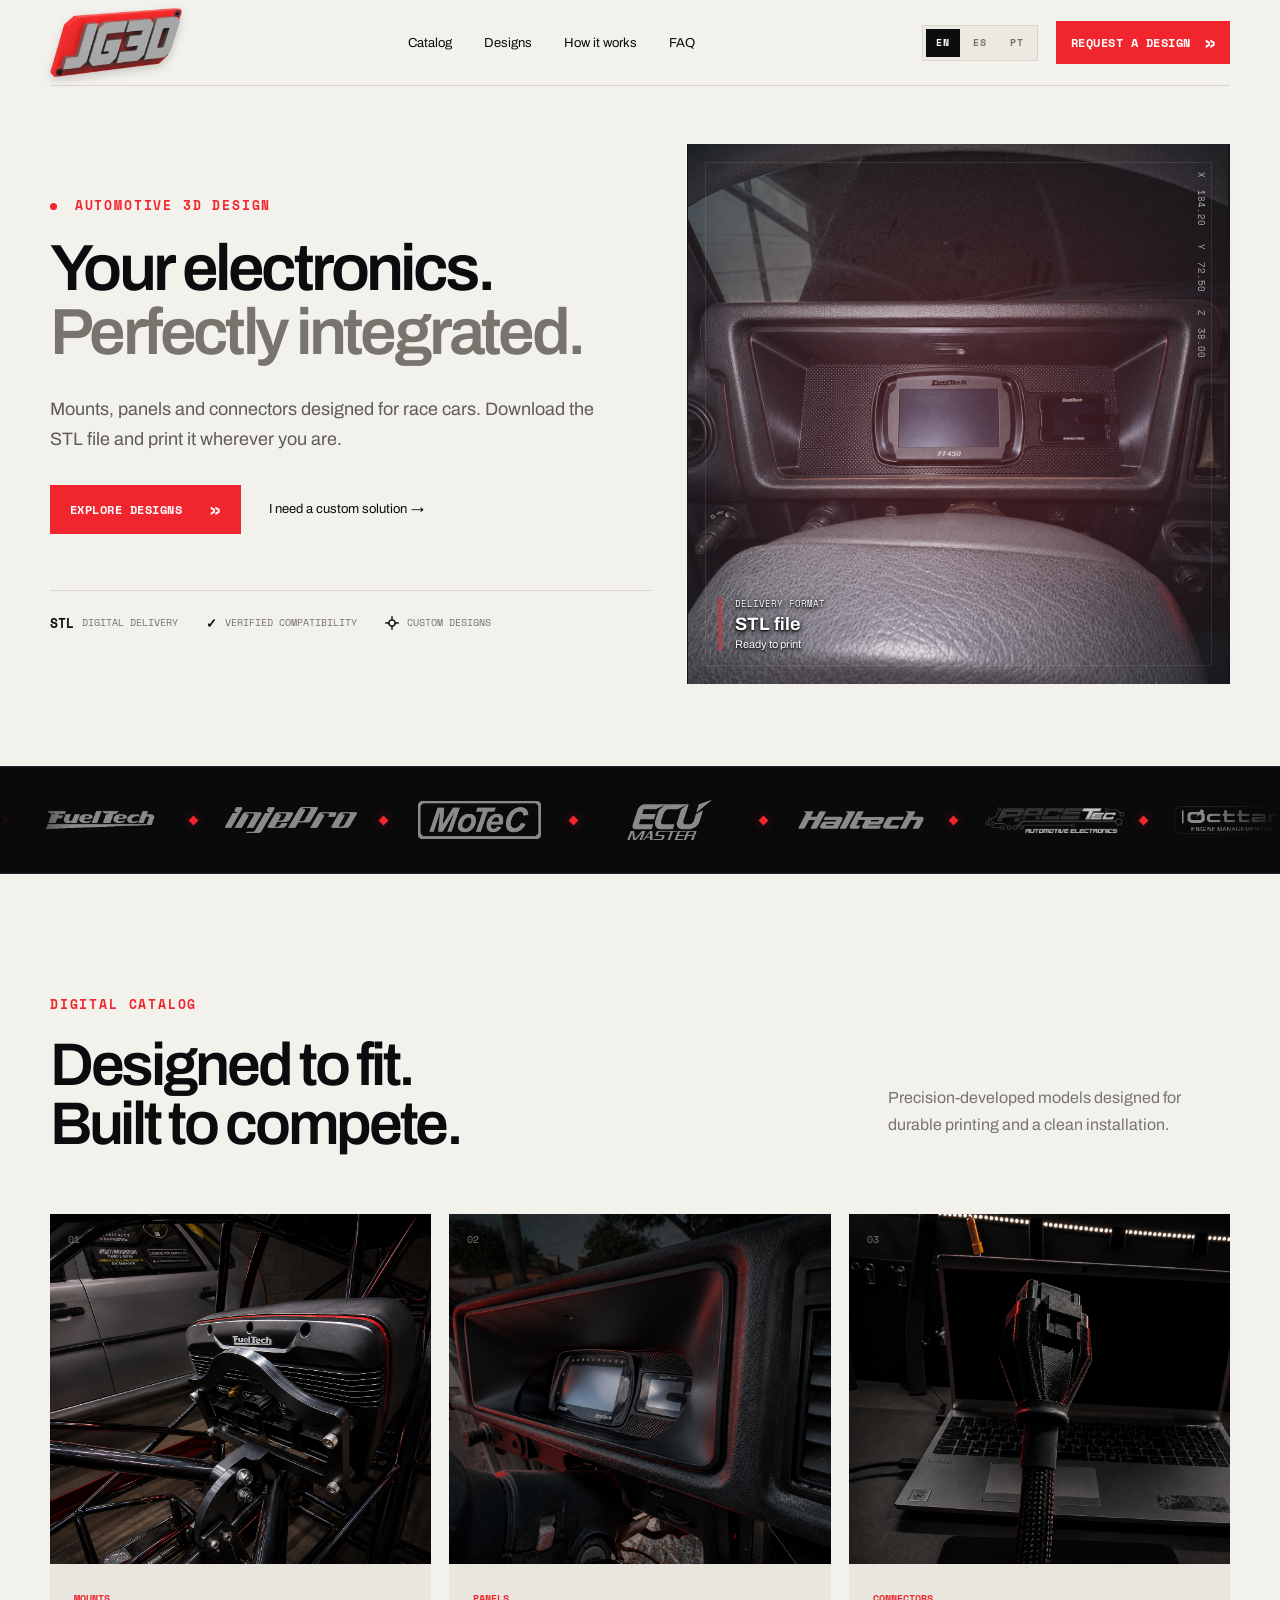
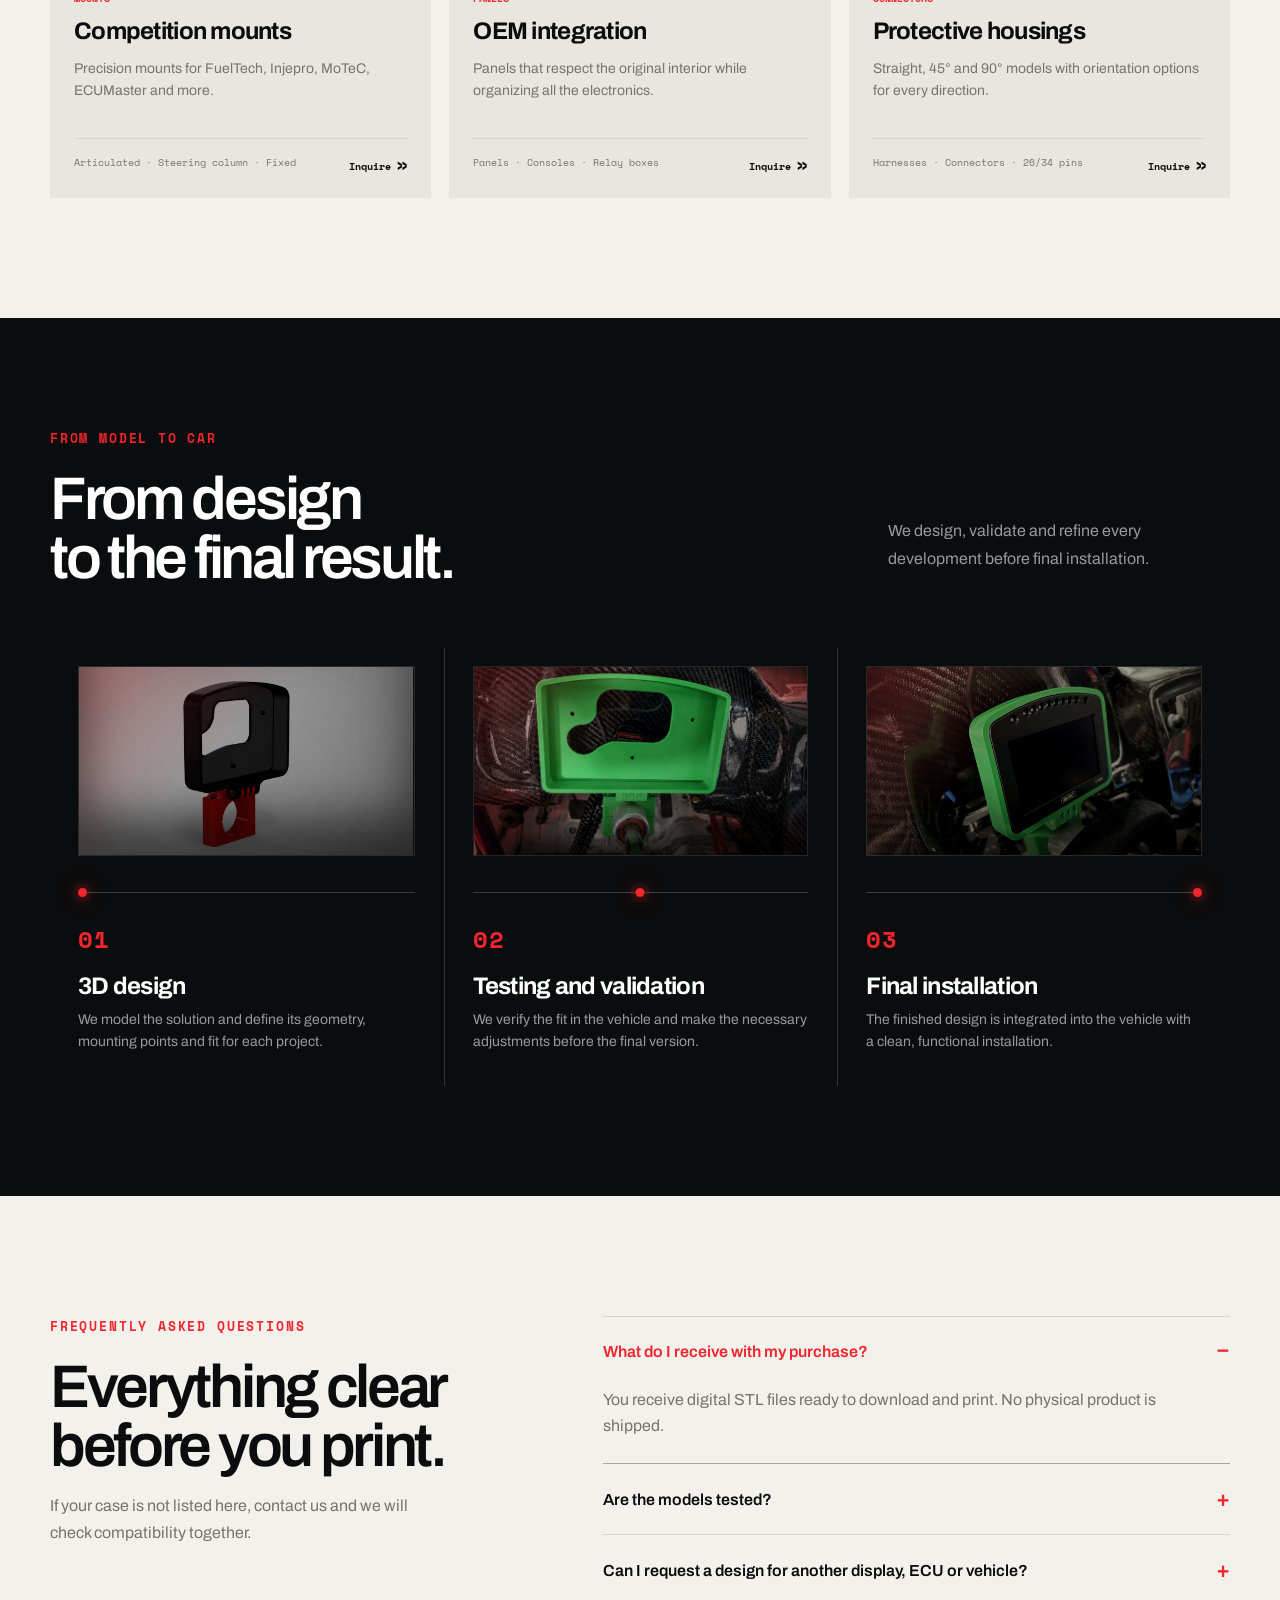
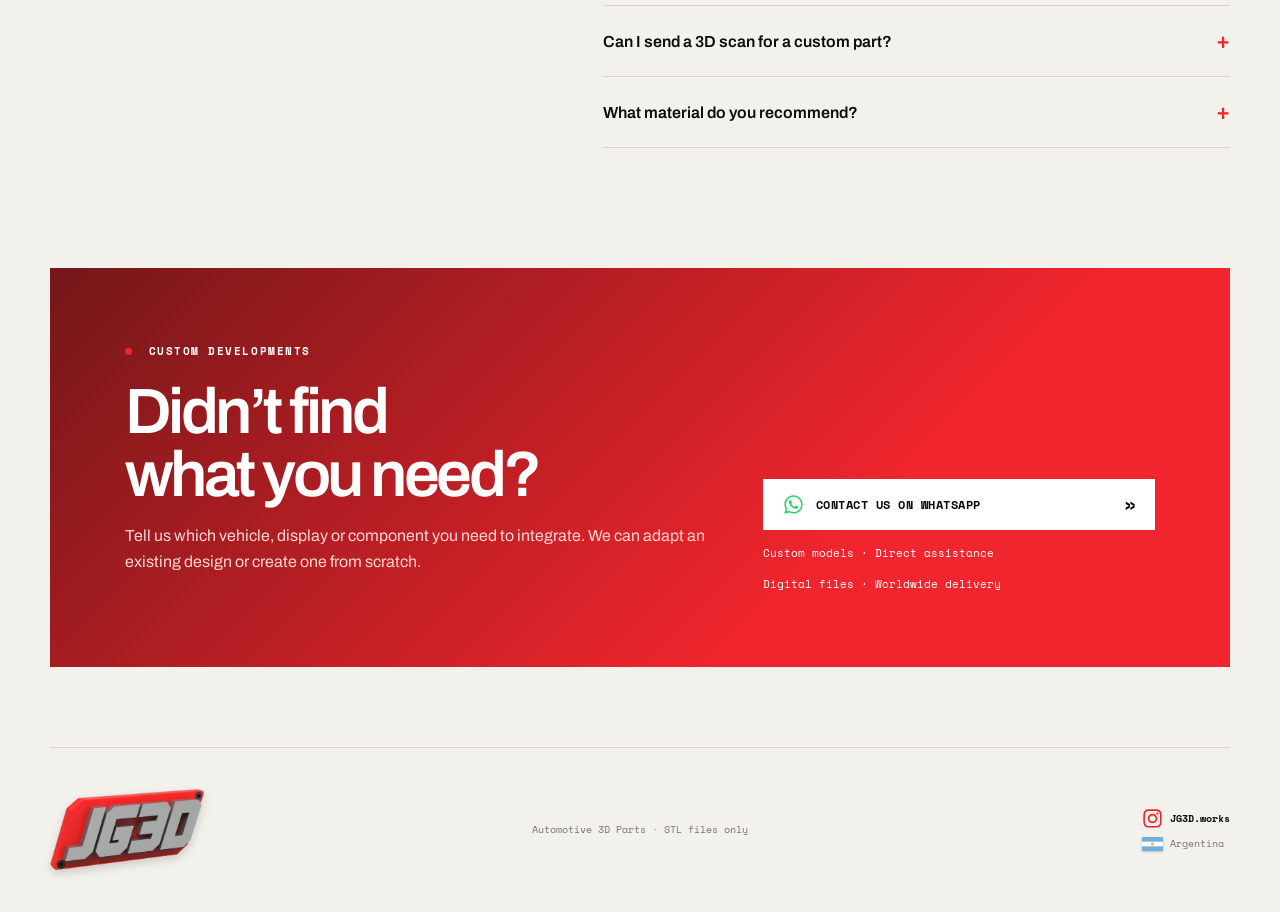
<file: index.html>
<!doctype html>
<html lang="en" data-site-language="en" data-asset-prefix=""><head>
  <meta charset="utf-8">
  <meta name="viewport" content="width=device-width, initial-scale=1">
  <meta name="robots" content="noindex, nofollow">
  <meta name="description" content="Automotive mounts, panels and connectors designed in 3D. Ready-to-print STL files and custom developments.">
  <meta name="theme-color" content="#f3f1ec"><link rel="alternate" hreflang="x-default" href="https://joacogelos3-ui.github.io/TEST-PAGINAWEB/"><link rel="alternate" hreflang="pt-BR" href="https://joacogelos3-ui.github.io/TEST-PAGINAWEB/pt/"><link rel="alternate" hreflang="es" href="https://joacogelos3-ui.github.io/TEST-PAGINAWEB/es/"><link rel="alternate" hreflang="en" href="https://joacogelos3-ui.github.io/TEST-PAGINAWEB/"><link rel="canonical" href="https://joacogelos3-ui.github.io/TEST-PAGINAWEB/">
  <title>JG3D Works | Automotive 3D Design</title>
  <link rel="icon" href="favicon.ico" sizes="any">
  <link rel="icon" type="image/png" sizes="32x32" href="favicon-32x32.png">
  <link rel="icon" type="image/png" sizes="16x16" href="favicon-16x16.png">
  <link rel="apple-touch-icon" sizes="180x180" href="apple-touch-icon.png">
  <link rel="manifest" href="site.webmanifest">
  <link rel="stylesheet" href="styles.css">
  <script type="application/ld+json">
  {
    "@context": "https://schema.org",
    "@type": "Organization",
    "name": "JG3D Works",
    "alternateName": ["JG3D", "JG3Dworks", "JG3D.works"],
    "url": "https://jg3dworks.com/",
    "logo": "https://jg3dworks.com/assets/jg3d-logo.png",
    "sameAs": [
      "https://www.instagram.com/jg3d.works/"
    ]
  }
  </script>
  <script src="i18n.js" defer=""></script>
  <script src="script.js" defer=""></script>
</head>
<body>
  <main>
    <nav class="nav shell" aria-label="Main navigation">
      <a class="brand brand-logo" href="#inicio" aria-label="JG3D inicio"><img src="assets/jg3d-logo.png" alt="JG3D"></a>
      <div class="navlinks">
        <a href="catalogo.html">Catalog</a><a href="#productos">Designs</a><a href="#proceso">How it works</a><a href="#faq">FAQ</a>
      </div>
      <div class="nav-actions">
        <div class="language-selector" role="group" aria-label="Language selector">
          <a data-language="en" href="index.html" aria-label="English" class="active" aria-current="page">EN</a>
          <a data-language="es" href="es/index.html" aria-label="Español">ES</a>
          <a data-language="pt" href="pt/index.html" aria-label="Português">PT</a>
        </div>
        <a class="button compact" href="#contacto">Request a design <span class="arrow-symbol" aria-hidden="true"><span class="arrow-desktop">»</span><span class="arrow-mobile">↗</span></span></a>
      </div>
      <button class="mobile-menu-toggle" type="button" aria-expanded="false" aria-controls="mobile-menu">
        <span class="menu-label">MENU</span><span class="menu-icon" aria-hidden="true"><i></i><i></i><i></i></span>
      </button>
      <div class="mobile-menu-panel" id="mobile-menu">
        <div class="language-selector language-selector-mobile" role="group" aria-label="Language selector">
          <a data-language="en" href="index.html" aria-label="English" class="active" aria-current="page">EN</a>
          <a data-language="es" href="es/index.html" aria-label="Español">ES</a>
          <a data-language="pt" href="pt/index.html" aria-label="Português">PT</a>
        </div>
        <a href="catalogo.html">Catalog <span class="mobile-menu-chevron" aria-hidden="true">»</span></a>
        <a href="#productos">Designs <span class="mobile-menu-chevron" aria-hidden="true">»</span></a>
        <a href="#proceso">How it works <span class="mobile-menu-chevron" aria-hidden="true">»</span></a>
        <a href="#faq">Frequently asked questions <span class="mobile-menu-chevron" aria-hidden="true">»</span></a>
        <a class="mobile-menu-whatsapp" href="https://wa.me/5493517887769?text=Hello%20JG3D%2C%20I%20would%20like%20to%20ask%20about%20a%20custom%20model" target="_blank" rel="noreferrer"><svg viewBox="0 0 448 512" aria-hidden="true"><path fill="currentColor" d="M380.9 97.1C339 55.1 283.2 32 223.9 32c-122.4 0-222 99.6-222 222 0 39.1 10.2 77.3 29.6 111L0 480l117.7-30.9c32.4 17.7 68.9 27 106 27h.1c122.3 0 224.1-99.6 224.1-222 0-59.3-25.2-115-67-157zm-157 341.6c-33.2 0-65.7-8.9-94-25.8l-6.7-4-69.8 18.3L72 359.2l-4.4-7c-18.5-29.4-28.2-63.4-28.2-98.2 0-101.7 82.8-184.5 184.6-184.5 49.3 0 95.6 19.2 130.4 54.1 34.8 34.9 56.2 81.2 56.1 130.5 0 101.8-84.9 184.6-186.6 184.6zm101.2-138.2c-5.5-2.8-32.8-16.1-37.9-18-5.1-1.9-8.8-2.8-12.5 2.8-3.7 5.6-14.3 18-17.6 21.8-3.2 3.7-6.5 4.2-12 1.4-32.6-16.3-54-29.1-75.5-66-5.7-9.8 5.7-9.1 16.3-30.3 1.8-3.7.9-6.9-.5-9.7-1.4-2.8-12.5-30.1-17.1-41.2-4.5-10.8-9.1-9.3-12.5-9.5-3.2-.2-6.9-.2-10.6-.2-3.7 0-9.7 1.4-14.8 6.9-5.1 5.6-19.4 19-19.4 46.3 0 27.3 19.9 53.7 22.6 57.4 2.8 3.7 39.1 59.7 94.8 83.8 13.2 5.7 23.5 9.1 31.5 11.7 13.3 4.2 25.4 3.6 35 2.2 10.7-1.6 32.8-13.4 37.4-26.4 4.6-13 4.6-24.1 3.2-26.4-1.3-2.5-5-3.9-10.5-6.6z"></path></svg> Contact us on WhatsApp</a>
      </div>
    </nav>

    <section class="hero shell" id="inicio">
      <div class="hero-copy">
        <div class="eyebrow"><i></i> AUTOMOTIVE 3D DESIGN</div>
        <h1>Your electronics.<br><em>Perfectly integrated.</em></h1>
        <p>Mounts, panels and connectors designed for race cars. Download the STL file and print it wherever you are.</p>
        <div class="actions">
          <a class="button" href="#productos">Explore designs <span class="arrow-symbol" aria-hidden="true"><span class="arrow-desktop">»</span><span class="arrow-mobile">↗</span></span></a>
          <a class="text-link custom-design-link" href="#contacto"><span>I need a custom solution</span><b aria-hidden="true">→</b></a>
        </div>
        <div class="trust">
          <span><b>STL</b> DIGITAL DELIVERY</span>
          <span><b>✓</b> VERIFIED COMPATIBILITY</span>
          <span><b class="precision-target" aria-hidden="true"><svg viewBox="0 0 18 18"><circle cx="9" cy="9" r="4"></circle><path d="M9 1v4M9 13v4M1 9h4M13 9h4"></path></svg></b> CUSTOM DESIGNS</span>
        </div>
      </div>
      <div class="hero-visual">
        <div class="glow"></div>
        <img src="assets/hero-ft450-full-red.png" alt="Tablero completo JG3D con FuelTech FT450 y Nano Pro instalado en Chevette">
        <div class="float-card"><small>DELIVERY FORMAT</small><strong>STL file</strong><span>Ready to print</span></div>
        <div class="axis">X&nbsp; 184.20 &nbsp; Y&nbsp; 72.50 &nbsp; Z&nbsp; 38.00</div>
      </div>
    </section>

    <div class="ticker" aria-label="Marcas compatibles">
      <div class="ticker-track">
        <div class="ticker-group">
          <span class="ticker-brand ticker-fueltech"><i aria-hidden="true"></i><span class="ticker-logo"><img src="assets/brand-fueltech.png" alt="FuelTech"></span></span>
          <span class="ticker-brand ticker-injepro"><i aria-hidden="true"></i><span class="ticker-logo"><img src="assets/brand-injepro.png" alt="Injepro"></span></span>
          <span class="ticker-brand ticker-motec"><i aria-hidden="true"></i><span class="ticker-logo"><img src="assets/brand-motec.png" alt="MoTeC"></span></span>
          <span class="ticker-brand ticker-ecumaster"><i aria-hidden="true"></i><span class="ticker-logo"><img src="assets/brand-ecumaster.svg" alt="ECUMaster"></span></span>
          <span class="ticker-brand ticker-haltech"><i aria-hidden="true"></i><span class="ticker-logo"><img src="assets/brand-haltech.svg" alt="Haltech"></span></span>
          <span class="ticker-brand ticker-racetec"><i aria-hidden="true"></i><span class="ticker-logo"><img src="assets/brand-racetec.png" alt="RaceTec"></span></span>
          <span class="ticker-brand ticker-octtane"><i aria-hidden="true"></i><span class="ticker-logo"><img src="assets/brand-octtane.png" alt="Octtane"></span></span>
          <span class="ticker-brand ticker-aem"><i aria-hidden="true"></i><span class="ticker-logo"><img src="assets/brand-aem.png" alt="AEM Electronics"></span></span>
          <span class="ticker-brand ticker-pandoo"><i aria-hidden="true"></i><span class="ticker-logo"><img src="assets/brand-pandoo.png" alt="Pandoo"></span></span>
        </div>
        <div class="ticker-group" aria-hidden="true">
          <span class="ticker-brand ticker-fueltech"><i></i><span class="ticker-logo"><img src="assets/brand-fueltech.png" alt=""></span></span>
          <span class="ticker-brand ticker-injepro"><i></i><span class="ticker-logo"><img src="assets/brand-injepro.png" alt=""></span></span>
          <span class="ticker-brand ticker-motec"><i></i><span class="ticker-logo"><img src="assets/brand-motec.png" alt=""></span></span>
          <span class="ticker-brand ticker-ecumaster"><i></i><span class="ticker-logo"><img src="assets/brand-ecumaster.svg" alt=""></span></span>
          <span class="ticker-brand ticker-haltech"><i></i><span class="ticker-logo"><img src="assets/brand-haltech.svg" alt=""></span></span>
          <span class="ticker-brand ticker-racetec"><i></i><span class="ticker-logo"><img src="assets/brand-racetec.png" alt=""></span></span>
          <span class="ticker-brand ticker-octtane"><i></i><span class="ticker-logo"><img src="assets/brand-octtane.png" alt=""></span></span>
          <span class="ticker-brand ticker-aem"><i></i><span class="ticker-logo"><img src="assets/brand-aem.png" alt=""></span></span>
          <span class="ticker-brand ticker-pandoo"><i></i><span class="ticker-logo"><img src="assets/brand-pandoo.png" alt=""></span></span>
        </div>
      </div>
    </div>

    <section class="section shell" id="productos">
      <div class="section-head"><div><div class="eyebrow">DIGITAL CATALOG</div><h2>Designed to fit.<br>Built to compete.</h2></div><p>Precision-developed models designed for durable printing and a clean installation.</p></div>
      <div class="products">
        <article class="product">
          <div class="product-image"><span>01</span><img src="assets/support-real-red.png" alt="Render: Soportes de competición" loading="lazy"></div>
          <div class="product-info"><small>MOUNTS</small><h3>Competition mounts</h3><p>Precision mounts for FuelTech, Injepro, MoTeC, ECUMaster and more.</p><div><span>Articulated · Steering column · Fixed</span><a href="#contacto">Inquire <span class="arrow-desktop" aria-hidden="true">»</span><span class="arrow-mobile" aria-hidden="true">↗</span></a></div></div>
        </article>
        <article class="product">
          <div class="product-image"><span>02</span><img src="assets/chevette-panel-red.png" alt="Render: Integración OEM" loading="lazy"></div>
          <div class="product-info"><small>PANELS</small><h3>OEM integration</h3><p>Panels that respect the original interior while organizing all the electronics.</p><div><span>Panels · Consoles · Relay boxes</span><a href="#contacto">Inquire <span class="arrow-desktop" aria-hidden="true">»</span><span class="arrow-mobile" aria-hidden="true">↗</span></a></div></div>
        </article>
        <article class="product">
          <div class="product-image"><span>03</span><img src="assets/harness-real-red.png" alt="Render: Carcasas protectoras" loading="lazy"></div>
          <div class="product-info"><small>CONNECTORS</small><h3>Protective housings</h3><p>Straight, 45° and 90° models with orientation options for every direction.</p><div><span>Harnesses · Connectors · 26/34 pins</span><a href="#contacto">Inquire <span class="arrow-desktop" aria-hidden="true">»</span><span class="arrow-mobile" aria-hidden="true">↗</span></a></div></div>
        </article>
      </div>
    </section>

    <section class="process" id="proceso"><div class="shell">
      <div class="section-head light"><div><div class="eyebrow">FROM MODEL TO CAR</div><h2>From design<br>to the final result.</h2></div><p>We design, validate and refine every development before final installation.</p></div>
      <div class="steps process-steps">
        <div class="step process-step process-step-1"><div class="step-image"><img class="step-image-main" src="assets/process-01.webp" alt="Render 3D del soporte articulado" loading="lazy"></div><i class="step-line"></i><b>01</b><h3>3D design</h3><p>We model the solution and define its geometry, mounting points and fit for each project.</p></div>
        <div class="step process-step process-step-2"><div class="step-image step-image-portrait"><img class="step-image-main" src="assets/process-02.webp" alt="Prueba del soporte en el vehículo sin la pantalla instalada" loading="lazy"></div><i class="step-line"></i><b>02</b><h3>Testing and validation</h3><p>We verify the fit in the vehicle and make the necessary adjustments before the final version.</p></div>
        <div class="step process-step process-step-3"><div class="step-image"><img class="step-image-main" src="assets/process-03.webp" alt="Soporte final instalado con pantalla MoTeC" loading="lazy"></div><i class="step-line"></i><b>03</b><h3>Final installation</h3><p>The finished design is integrated into the vehicle with a clean, functional installation.</p></div>
      </div>
    </div></section>

    <section class="section faq shell" id="faq">
      <div><div class="eyebrow">FREQUENTLY ASKED QUESTIONS</div><h2>Everything clear<br>before you print.</h2><p>If your case is not listed here, contact us and we will check compatibility together.</p></div>
      <div class="accordion">
        <div class="faq-item open"><button type="button" aria-expanded="true" aria-controls="faq-answer-0"><span>What do I receive with my purchase?</span><b aria-hidden="true">−</b></button><div class="faq-answer open" id="faq-answer-0"><div><p>You receive digital STL files ready to download and print. No physical product is shipped.</p></div></div></div>
        <div class="faq-item"><button type="button" aria-expanded="false" aria-controls="faq-answer-1"><span>Are the models tested?</span><b aria-hidden="true">+</b></button><div class="faq-answer" id="faq-answer-1"><div><p>Designs are developed using real measurements, 3D scans or verified references. Each listing specifies compatibility.</p></div></div></div>
        <div class="faq-item"><button type="button" aria-expanded="false" aria-controls="faq-answer-2"><span>Can I request a design for another display, ECU or vehicle?</span><b aria-hidden="true">+</b></button><div class="faq-answer" id="faq-answer-2"><div><p>Yes. We can develop a custom design for another display, racing ECU or vehicle model. Contact us on WhatsApp and send photos, measurements and equipment details so we can evaluate the project.</p></div></div></div>
        <div class="faq-item"><button type="button" aria-expanded="false" aria-controls="faq-answer-3"><span>Can I send a 3D scan for a custom part?</span><b aria-hidden="true">+</b></button><div class="faq-answer" id="faq-answer-3"><div><p>Yes. We work from 3D scans to adapt or develop parts with greater precision. Through reverse engineering, we use the scanned mesh as a reference to rebuild the geometry in CAD and create an editable design tailored to the project.</p></div></div></div>
        <div class="faq-item"><button type="button" aria-expanded="false" aria-controls="faq-answer-4"><span>What material do you recommend?</span><b aria-hidden="true">+</b></button><div class="faq-answer" id="faq-answer-4"><div><p>For motorsport interiors, we recommend ABS, ASA or equivalent temperature-resistant materials.</p></div></div></div>
      </div>
    </section>

    <section class="contact shell" id="contacto">
      <div class="contact-copy"><div class="eyebrow"><i></i> CUSTOM DEVELOPMENTS</div><h2>Didn’t find<br>what you need?</h2><p>Tell us which vehicle, display or component you need to integrate. We can adapt an existing design or create one from scratch.</p></div>
      <div class="contact-actions">
        <a class="button light-button whatsapp-button" href="https://wa.me/5493517887769?text=Hello%20JG3D%2C%20I%20would%20like%20to%20ask%20about%20a%20custom%20model" target="_blank" rel="noreferrer">
          <svg viewBox="0 0 448 512" aria-hidden="true"><path fill="currentColor" d="M380.9 97.1C339 55.1 283.2 32 223.9 32c-122.4 0-222 99.6-222 222 0 39.1 10.2 77.3 29.6 111L0 480l117.7-30.9c32.4 17.7 68.9 27 106 27h.1c122.3 0 224.1-99.6 224.1-222 0-59.3-25.2-115-67-157zm-157 341.6c-33.2 0-65.7-8.9-94-25.8l-6.7-4-69.8 18.3L72 359.2l-4.4-7c-18.5-29.4-28.2-63.4-28.2-98.2 0-101.7 82.8-184.5 184.6-184.5 49.3 0 95.6 19.2 130.4 54.1 34.8 34.9 56.2 81.2 56.1 130.5 0 101.8-84.9 184.6-186.6 184.6zm101.2-138.2c-5.5-2.8-32.8-16.1-37.9-18-5.1-1.9-8.8-2.8-12.5 2.8-3.7 5.6-14.3 18-17.6 21.8-3.2 3.7-6.5 4.2-12 1.4-32.6-16.3-54-29.1-75.5-66-5.7-9.8 5.7-9.1 16.3-30.3 1.8-3.7.9-6.9-.5-9.7-1.4-2.8-12.5-30.1-17.1-41.2-4.5-10.8-9.1-9.3-12.5-9.5-3.2-.2-6.9-.2-10.6-.2-3.7 0-9.7 1.4-14.8 6.9-5.1 5.6-19.4 19-19.4 46.3 0 27.3 19.9 53.7 22.6 57.4 2.8 3.7 39.1 59.7 94.8 83.8 13.2 5.7 23.5 9.1 31.5 11.7 13.3 4.2 25.4 3.6 35 2.2 10.7-1.6 32.8-13.4 37.4-26.4 4.6-13 4.6-24.1 3.2-26.4-1.3-2.5-5-3.9-10.5-6.6z"></path></svg>
          <span>Contact us on WhatsApp</span><span class="arrow-symbol" aria-hidden="true"><span class="arrow-desktop">»</span><span class="arrow-mobile">↗</span></span>
        </a>
        <span>Custom models · Direct assistance</span><span>Digital files · Worldwide delivery</span>
      </div>
    </section>

    <footer class="footer shell">
      <a class="brand brand-logo footer-logo" href="#inicio"><img src="assets/jg3d-logo.png" alt="JG3D"></a>
      <p>Automotive 3D Parts · STL files only</p>
      <div class="footer-social">
        <a class="instagram-link" href="https://instagram.com/JG3D.works" target="_blank" rel="noreferrer" aria-label="Abrir JG3D.works en Instagram"><svg class="instagram-icon" viewBox="0 0 448 512" aria-hidden="true"><path fill="currentColor" d="M224.1 141c-63.6 0-114.9 51.3-114.9 114.9s51.3 114.9 114.9 114.9S339 319.5 339 255.9 287.7 141 224.1 141zm0 189.6c-41.1 0-74.7-33.5-74.7-74.7s33.5-74.7 74.7-74.7 74.7 33.5 74.7 74.7-33.6 74.7-74.7 74.7zm146.4-194.3c0 14.9-12 26.8-26.8 26.8-14.9 0-26.8-12-26.8-26.8s12-26.8 26.8-26.8 26.8 12 26.8 26.8zm76.1 27.2c-1.7-35.9-9.9-67.7-36.2-93.9-26.2-26.2-58-34.4-93.9-36.2-37-2.1-147.9-2.1-184.9 0-35.8 1.7-67.6 9.9-93.9 36.1S3.3 127.5 1.5 163.4c-2.1 37-2.1 147.9 0 184.9 1.7 35.9 9.9 67.7 36.2 93.9s58 34.4 93.9 36.2c37 2.1 147.9 2.1 184.9 0 35.9-1.7 67.7-9.9 93.9-36.2 26.2-26.2 34.4-58 36.2-93.9 2.1-37 2.1-147.8 0-184.8zM398.8 388c-7.8 19.6-22.9 34.7-42.6 42.6-29.5 11.7-99.5 9-132.1 9s-102.7 2.6-132.1-9c-19.6-7.8-34.7-22.9-42.6-42.6-11.7-29.5-9-99.5-9-132.1s-2.6-102.7 9-132.1c7.8-19.6 22.9-34.7 42.6-42.6 29.5-11.7 99.5-9 132.1-9s102.7-2.6 132.1 9c19.6 7.8 34.7 22.9 42.6 42.6 11.7 29.5 9 99.5 9 132.1s2.7 102.7-9 132.1z"></path></svg><span>JG3D.works</span></a>
        <span class="country"><svg class="argentina-flag" viewBox="0 0 30 20" role="img" aria-label="Bandera de Argentina"><rect width="30" height="20" rx="1.5" fill="#74ACDF"></rect><rect y="6.67" width="30" height="6.66" fill="#fff"></rect><circle cx="15" cy="10" r="2.1" fill="#F6B40E"></circle></svg>Argentina</span>
      </div>
    </footer>
  </main>



</body></html>
</file>
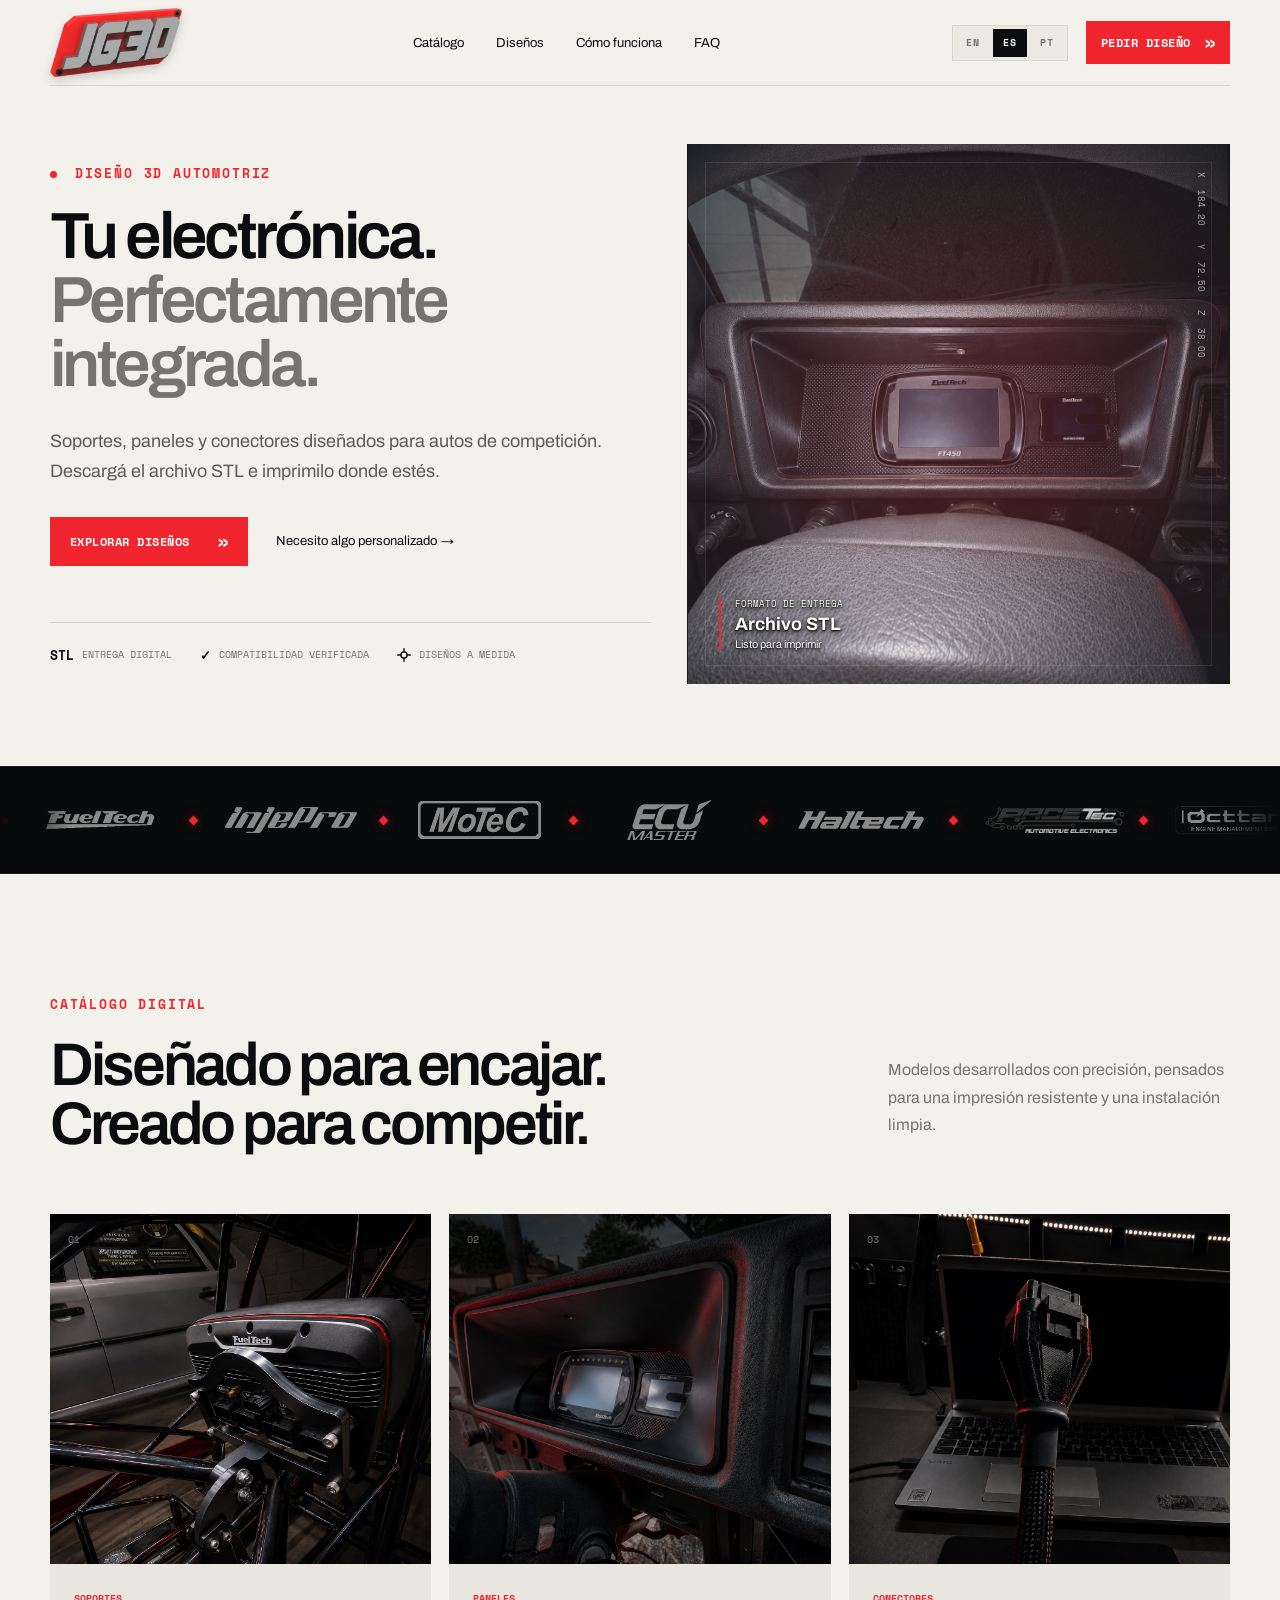
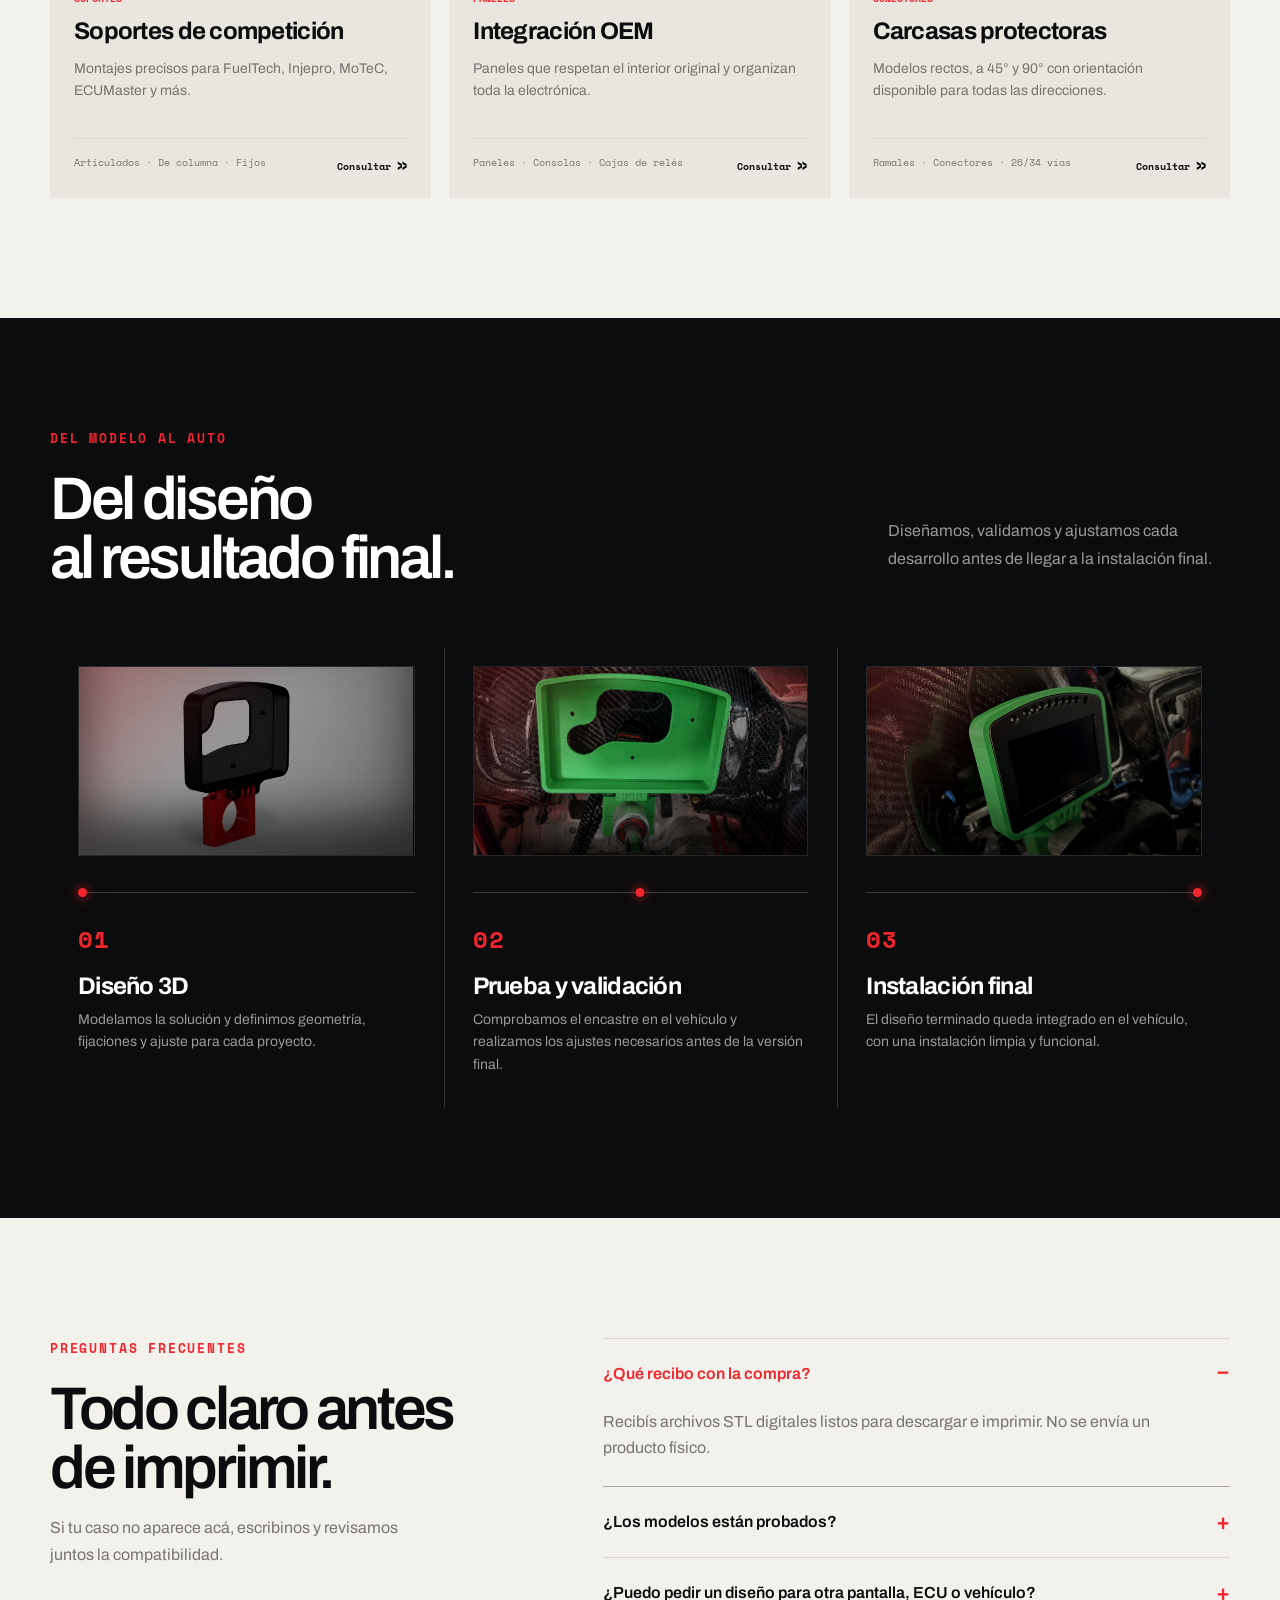
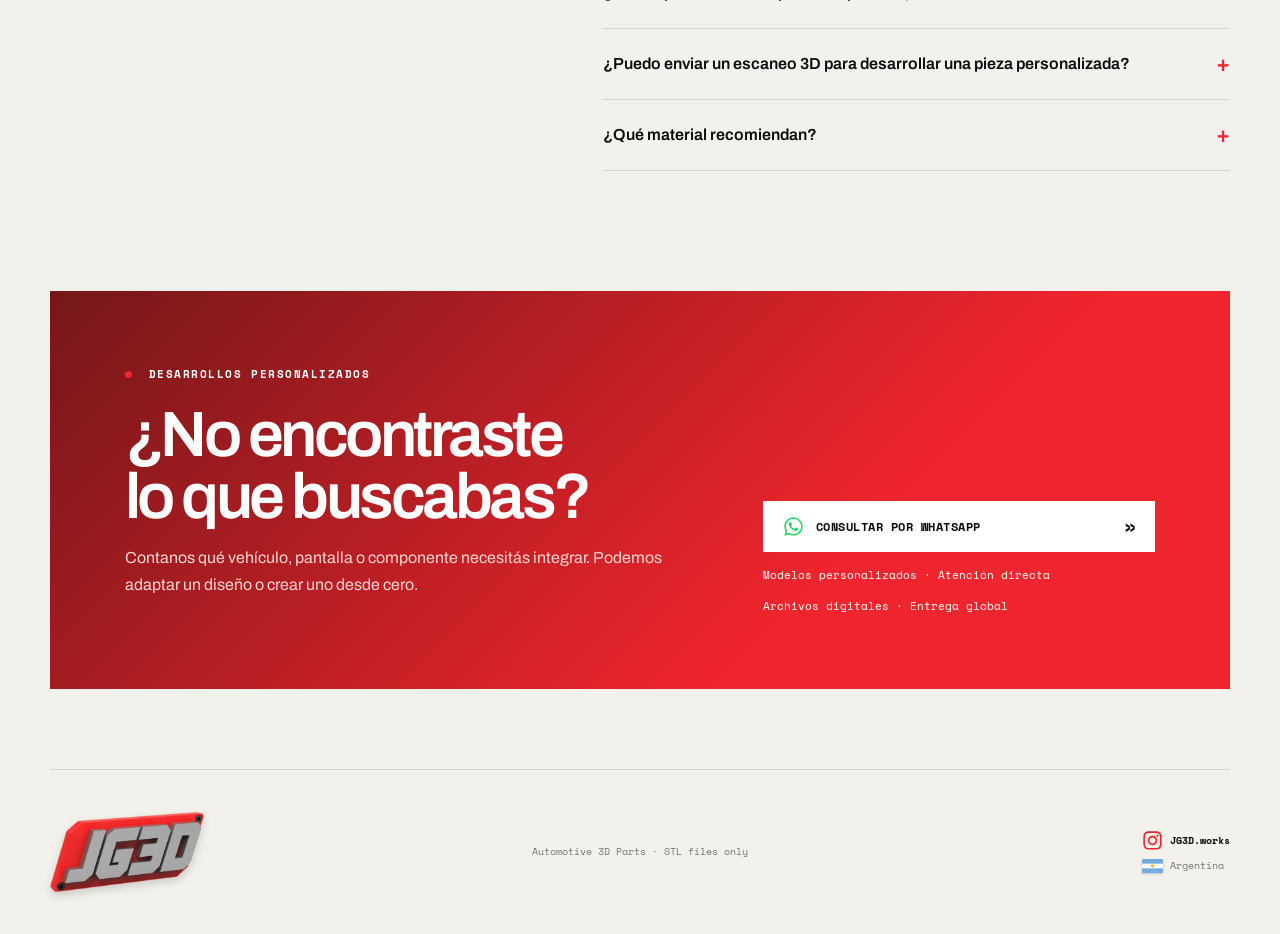
<file: es/index.html>
<!doctype html>
<html lang="es" data-site-language="es" data-asset-prefix="../"><head>
  <meta charset="utf-8">
  <meta name="viewport" content="width=device-width, initial-scale=1">
  <meta name="robots" content="noindex, nofollow">
  <meta name="description" content="Soportes, paneles y conectores automotrices diseñados en 3D. Archivos STL listos para imprimir y desarrollos personalizados.">
  <meta name="theme-color" content="#f3f1ec"><link rel="alternate" hreflang="x-default" href="https://joacogelos3-ui.github.io/TEST-PAGINAWEB/"><link rel="alternate" hreflang="pt-BR" href="https://joacogelos3-ui.github.io/TEST-PAGINAWEB/pt/"><link rel="alternate" hreflang="es" href="https://joacogelos3-ui.github.io/TEST-PAGINAWEB/es/"><link rel="alternate" hreflang="en" href="https://joacogelos3-ui.github.io/TEST-PAGINAWEB/"><link rel="canonical" href="https://joacogelos3-ui.github.io/TEST-PAGINAWEB/es/">
  <title>JG3D Works | Diseño 3D automotriz</title>
  <link rel="icon" href="../favicon.ico" sizes="any">
  <link rel="icon" type="image/png" sizes="32x32" href="../favicon-32x32.png">
  <link rel="icon" type="image/png" sizes="16x16" href="../favicon-16x16.png">
  <link rel="apple-touch-icon" sizes="180x180" href="../apple-touch-icon.png">
  <link rel="manifest" href="../site.webmanifest">
  <link rel="stylesheet" href="../styles.css">
  <script type="application/ld+json">
  {
    "@context": "https://schema.org",
    "@type": "Organization",
    "name": "JG3D Works",
    "alternateName": ["JG3D", "JG3Dworks", "JG3D.works"],
    "url": "https://jg3dworks.com/",
    "logo": "https://jg3dworks.com/assets/jg3d-logo.png",
    "sameAs": [
      "https://www.instagram.com/jg3d.works/"
    ]
  }
  </script>
  <script src="../i18n.js" defer=""></script>
  <script src="../script.js" defer=""></script>
</head>
<body>
  <main>
    <nav class="nav shell" aria-label="Navegación principal">
      <a class="brand brand-logo" href="#inicio" aria-label="JG3D inicio"><img src="../assets/jg3d-logo.png" alt="JG3D"></a>
      <div class="navlinks">
        <a href="catalogo.html">Catálogo</a><a href="#productos">Diseños</a><a href="#proceso">Cómo funciona</a><a href="#faq">FAQ</a>
      </div>
      <div class="nav-actions">
        <div class="language-selector" role="group" aria-label="Language selector">
          <a data-language="en" href="../index.html" aria-label="English">EN</a>
          <a data-language="es" href="index.html" aria-label="Español" class="active" aria-current="page">ES</a>
          <a data-language="pt" href="../pt/index.html" aria-label="Português">PT</a>
        </div>
        <a class="button compact" href="#contacto">Pedir diseño <span class="arrow-symbol" aria-hidden="true"><span class="arrow-desktop">»</span><span class="arrow-mobile">↗</span></span></a>
      </div>
      <button class="mobile-menu-toggle" type="button" aria-expanded="false" aria-controls="mobile-menu">
        <span class="menu-label">MENÚ</span><span class="menu-icon" aria-hidden="true"><i></i><i></i><i></i></span>
      </button>
      <div class="mobile-menu-panel" id="mobile-menu">
        <div class="language-selector language-selector-mobile" role="group" aria-label="Language selector">
          <a data-language="en" href="../index.html" aria-label="English">EN</a>
          <a data-language="es" href="index.html" aria-label="Español" class="active" aria-current="page">ES</a>
          <a data-language="pt" href="../pt/index.html" aria-label="Português">PT</a>
        </div>
        <a href="catalogo.html">Catálogo <span class="mobile-menu-chevron" aria-hidden="true">»</span></a>
        <a href="#productos">Diseños <span class="mobile-menu-chevron" aria-hidden="true">»</span></a>
        <a href="#proceso">Cómo funciona <span class="mobile-menu-chevron" aria-hidden="true">»</span></a>
        <a href="#faq">Preguntas frecuentes <span class="mobile-menu-chevron" aria-hidden="true">»</span></a>
        <a class="mobile-menu-whatsapp" href="https://wa.me/5493517887769?text=Hola%20JG3D%2C%20quiero%20consultar%20por%20un%20modelo%20personalizado" target="_blank" rel="noreferrer"><svg viewBox="0 0 448 512" aria-hidden="true"><path fill="currentColor" d="M380.9 97.1C339 55.1 283.2 32 223.9 32c-122.4 0-222 99.6-222 222 0 39.1 10.2 77.3 29.6 111L0 480l117.7-30.9c32.4 17.7 68.9 27 106 27h.1c122.3 0 224.1-99.6 224.1-222 0-59.3-25.2-115-67-157zm-157 341.6c-33.2 0-65.7-8.9-94-25.8l-6.7-4-69.8 18.3L72 359.2l-4.4-7c-18.5-29.4-28.2-63.4-28.2-98.2 0-101.7 82.8-184.5 184.6-184.5 49.3 0 95.6 19.2 130.4 54.1 34.8 34.9 56.2 81.2 56.1 130.5 0 101.8-84.9 184.6-186.6 184.6zm101.2-138.2c-5.5-2.8-32.8-16.1-37.9-18-5.1-1.9-8.8-2.8-12.5 2.8-3.7 5.6-14.3 18-17.6 21.8-3.2 3.7-6.5 4.2-12 1.4-32.6-16.3-54-29.1-75.5-66-5.7-9.8 5.7-9.1 16.3-30.3 1.8-3.7.9-6.9-.5-9.7-1.4-2.8-12.5-30.1-17.1-41.2-4.5-10.8-9.1-9.3-12.5-9.5-3.2-.2-6.9-.2-10.6-.2-3.7 0-9.7 1.4-14.8 6.9-5.1 5.6-19.4 19-19.4 46.3 0 27.3 19.9 53.7 22.6 57.4 2.8 3.7 39.1 59.7 94.8 83.8 13.2 5.7 23.5 9.1 31.5 11.7 13.3 4.2 25.4 3.6 35 2.2 10.7-1.6 32.8-13.4 37.4-26.4 4.6-13 4.6-24.1 3.2-26.4-1.3-2.5-5-3.9-10.5-6.6z"></path></svg> Consultar por WhatsApp</a>
      </div>
    </nav>

    <section class="hero shell" id="inicio">
      <div class="hero-copy">
        <div class="eyebrow"><i></i> DISEÑO 3D AUTOMOTRIZ</div>
        <h1>Tu electrónica.<br><em>Perfectamente integrada.</em></h1>
        <p>Soportes, paneles y conectores diseñados para autos de competición. Descargá el archivo STL e imprimilo donde estés.</p>
        <div class="actions">
          <a class="button" href="#productos">Explorar diseños <span class="arrow-symbol" aria-hidden="true"><span class="arrow-desktop">»</span><span class="arrow-mobile">↗</span></span></a>
          <a class="text-link custom-design-link" href="#contacto"><span>Necesito algo personalizado</span><b aria-hidden="true">→</b></a>
        </div>
        <div class="trust">
          <span><b>STL</b> ENTREGA DIGITAL</span>
          <span><b>✓</b> COMPATIBILIDAD VERIFICADA</span>
          <span><b class="precision-target" aria-hidden="true"><svg viewBox="0 0 18 18"><circle cx="9" cy="9" r="4"></circle><path d="M9 1v4M9 13v4M1 9h4M13 9h4"></path></svg></b> DISEÑOS A MEDIDA</span>
        </div>
      </div>
      <div class="hero-visual">
        <div class="glow"></div>
        <img src="../assets/hero-ft450-full-red.png" alt="Tablero completo JG3D con FuelTech FT450 y Nano Pro instalado en Chevette">
        <div class="float-card"><small>FORMATO DE ENTREGA</small><strong>Archivo STL</strong><span>Listo para imprimir</span></div>
        <div class="axis">X&nbsp; 184.20 &nbsp; Y&nbsp; 72.50 &nbsp; Z&nbsp; 38.00</div>
      </div>
    </section>

    <div class="ticker" aria-label="Marcas compatibles">
      <div class="ticker-track">
        <div class="ticker-group">
          <span class="ticker-brand ticker-fueltech"><i aria-hidden="true"></i><span class="ticker-logo"><img src="../assets/brand-fueltech.png" alt="FuelTech"></span></span>
          <span class="ticker-brand ticker-injepro"><i aria-hidden="true"></i><span class="ticker-logo"><img src="../assets/brand-injepro.png" alt="Injepro"></span></span>
          <span class="ticker-brand ticker-motec"><i aria-hidden="true"></i><span class="ticker-logo"><img src="../assets/brand-motec.png" alt="MoTeC"></span></span>
          <span class="ticker-brand ticker-ecumaster"><i aria-hidden="true"></i><span class="ticker-logo"><img src="../assets/brand-ecumaster.svg" alt="ECUMaster"></span></span>
          <span class="ticker-brand ticker-haltech"><i aria-hidden="true"></i><span class="ticker-logo"><img src="../assets/brand-haltech.svg" alt="Haltech"></span></span>
          <span class="ticker-brand ticker-racetec"><i aria-hidden="true"></i><span class="ticker-logo"><img src="../assets/brand-racetec.png" alt="RaceTec"></span></span>
          <span class="ticker-brand ticker-octtane"><i aria-hidden="true"></i><span class="ticker-logo"><img src="../assets/brand-octtane.png" alt="Octtane"></span></span>
          <span class="ticker-brand ticker-aem"><i aria-hidden="true"></i><span class="ticker-logo"><img src="../assets/brand-aem.png" alt="AEM Electronics"></span></span>
          <span class="ticker-brand ticker-pandoo"><i aria-hidden="true"></i><span class="ticker-logo"><img src="../assets/brand-pandoo.png" alt="Pandoo"></span></span>
        </div>
        <div class="ticker-group" aria-hidden="true">
          <span class="ticker-brand ticker-fueltech"><i></i><span class="ticker-logo"><img src="../assets/brand-fueltech.png" alt=""></span></span>
          <span class="ticker-brand ticker-injepro"><i></i><span class="ticker-logo"><img src="../assets/brand-injepro.png" alt=""></span></span>
          <span class="ticker-brand ticker-motec"><i></i><span class="ticker-logo"><img src="../assets/brand-motec.png" alt=""></span></span>
          <span class="ticker-brand ticker-ecumaster"><i></i><span class="ticker-logo"><img src="../assets/brand-ecumaster.svg" alt=""></span></span>
          <span class="ticker-brand ticker-haltech"><i></i><span class="ticker-logo"><img src="../assets/brand-haltech.svg" alt=""></span></span>
          <span class="ticker-brand ticker-racetec"><i></i><span class="ticker-logo"><img src="../assets/brand-racetec.png" alt=""></span></span>
          <span class="ticker-brand ticker-octtane"><i></i><span class="ticker-logo"><img src="../assets/brand-octtane.png" alt=""></span></span>
          <span class="ticker-brand ticker-aem"><i></i><span class="ticker-logo"><img src="../assets/brand-aem.png" alt=""></span></span>
          <span class="ticker-brand ticker-pandoo"><i></i><span class="ticker-logo"><img src="../assets/brand-pandoo.png" alt=""></span></span>
        </div>
      </div>
    </div>

    <section class="section shell" id="productos">
      <div class="section-head"><div><div class="eyebrow">CATÁLOGO DIGITAL</div><h2>Diseñado para encajar.<br>Creado para competir.</h2></div><p>Modelos desarrollados con precisión, pensados para una impresión resistente y una instalación limpia.</p></div>
      <div class="products">
        <article class="product">
          <div class="product-image"><span>01</span><img src="../assets/support-real-red.png" alt="Render: Soportes de competición" loading="lazy"></div>
          <div class="product-info"><small>SOPORTES</small><h3>Soportes de competición</h3><p>Montajes precisos para FuelTech, Injepro, MoTeC, ECUMaster y más.</p><div><span>Articulados · De columna · Fijos</span><a href="#contacto">Consultar <span class="arrow-desktop" aria-hidden="true">»</span><span class="arrow-mobile" aria-hidden="true">↗</span></a></div></div>
        </article>
        <article class="product">
          <div class="product-image"><span>02</span><img src="../assets/chevette-panel-red.png" alt="Render: Integración OEM" loading="lazy"></div>
          <div class="product-info"><small>PANELES</small><h3>Integración OEM</h3><p>Paneles que respetan el interior original y organizan toda la electrónica.</p><div><span>Paneles · Consolas · Cajas de relés</span><a href="#contacto">Consultar <span class="arrow-desktop" aria-hidden="true">»</span><span class="arrow-mobile" aria-hidden="true">↗</span></a></div></div>
        </article>
        <article class="product">
          <div class="product-image"><span>03</span><img src="../assets/harness-real-red.png" alt="Render: Carcasas protectoras" loading="lazy"></div>
          <div class="product-info"><small>CONECTORES</small><h3>Carcasas protectoras</h3><p>Modelos rectos, a 45° y 90° con orientación disponible para todas las direcciones.</p><div><span>Ramales · Conectores · 26/34 vías</span><a href="#contacto">Consultar <span class="arrow-desktop" aria-hidden="true">»</span><span class="arrow-mobile" aria-hidden="true">↗</span></a></div></div>
        </article>
      </div>
    </section>

    <section class="process" id="proceso"><div class="shell">
      <div class="section-head light"><div><div class="eyebrow">DEL MODELO AL AUTO</div><h2>Del diseño<br>al resultado final.</h2></div><p>Diseñamos, validamos y ajustamos cada desarrollo antes de llegar a la instalación final.</p></div>
      <div class="steps process-steps">
        <div class="step process-step process-step-1"><div class="step-image"><img class="step-image-main" src="../assets/process-01.webp" alt="Render 3D del soporte articulado" loading="lazy"></div><i class="step-line"></i><b>01</b><h3>Diseño 3D</h3><p>Modelamos la solución y definimos geometría, fijaciones y ajuste para cada proyecto.</p></div>
        <div class="step process-step process-step-2"><div class="step-image step-image-portrait"><img class="step-image-main" src="../assets/process-02.webp" alt="Prueba del soporte en el vehículo sin la pantalla instalada" loading="lazy"></div><i class="step-line"></i><b>02</b><h3>Prueba y validación</h3><p>Comprobamos el encastre en el vehículo y realizamos los ajustes necesarios antes de la versión final.</p></div>
        <div class="step process-step process-step-3"><div class="step-image"><img class="step-image-main" src="../assets/process-03.webp" alt="Soporte final instalado con pantalla MoTeC" loading="lazy"></div><i class="step-line"></i><b>03</b><h3>Instalación final</h3><p>El diseño terminado queda integrado en el vehículo, con una instalación limpia y funcional.</p></div>
      </div>
    </div></section>

    <section class="section faq shell" id="faq">
      <div><div class="eyebrow">PREGUNTAS FRECUENTES</div><h2>Todo claro antes<br>de imprimir.</h2><p>Si tu caso no aparece acá, escribinos y revisamos juntos la compatibilidad.</p></div>
      <div class="accordion">
        <div class="faq-item open"><button type="button" aria-expanded="true" aria-controls="faq-answer-0"><span>¿Qué recibo con la compra?</span><b aria-hidden="true">−</b></button><div class="faq-answer open" id="faq-answer-0"><div><p>Recibís archivos STL digitales listos para descargar e imprimir. No se envía un producto físico.</p></div></div></div>
        <div class="faq-item"><button type="button" aria-expanded="false" aria-controls="faq-answer-1"><span>¿Los modelos están probados?</span><b aria-hidden="true">+</b></button><div class="faq-answer" id="faq-answer-1"><div><p>Los diseños se desarrollan con medidas reales, escaneos 3D o referencias verificadas. Cada publicación indica su compatibilidad.</p></div></div></div>
        <div class="faq-item"><button type="button" aria-expanded="false" aria-controls="faq-answer-2"><span>¿Puedo pedir un diseño para otra pantalla, ECU o vehículo?</span><b aria-hidden="true">+</b></button><div class="faq-answer" id="faq-answer-2"><div><p>Sí. Podemos desarrollar un diseño personalizado para otra pantalla, computadora de competición o modelo de vehículo. Contactanos por WhatsApp y envianos fotos, medidas y los detalles del equipo para evaluar el proyecto.</p></div></div></div>
        <div class="faq-item"><button type="button" aria-expanded="false" aria-controls="faq-answer-3"><span>¿Puedo enviar un escaneo 3D para desarrollar una pieza personalizada?</span><b aria-hidden="true">+</b></button><div class="faq-answer" id="faq-answer-3"><div><p>Sí. Trabajamos a partir de escaneos 3D para adaptar o desarrollar piezas con mayor precisión. Mediante ingeniería inversa, utilizamos la malla escaneada como referencia para reconstruir la geometría en CAD y crear un diseño editable, ajustado a las necesidades del proyecto.</p></div></div></div>
        <div class="faq-item"><button type="button" aria-expanded="false" aria-controls="faq-answer-4"><span>¿Qué material recomiendan?</span><b aria-hidden="true">+</b></button><div class="faq-answer" id="faq-answer-4"><div><p>Para interiores de competición recomendamos ABS, ASA o materiales equivalentes resistentes a temperatura.</p></div></div></div>
      </div>
    </section>

    <section class="contact shell" id="contacto">
      <div class="contact-copy"><div class="eyebrow"><i></i> DESARROLLOS PERSONALIZADOS</div><h2>¿No encontraste<br>lo que buscabas?</h2><p>Contanos qué vehículo, pantalla o componente necesitás integrar. Podemos adaptar un diseño o crear uno desde cero.</p></div>
      <div class="contact-actions">
        <a class="button light-button whatsapp-button" href="https://wa.me/5493517887769?text=Hola%20JG3D%2C%20quiero%20consultar%20por%20un%20modelo%20personalizado" target="_blank" rel="noreferrer">
          <svg viewBox="0 0 448 512" aria-hidden="true"><path fill="currentColor" d="M380.9 97.1C339 55.1 283.2 32 223.9 32c-122.4 0-222 99.6-222 222 0 39.1 10.2 77.3 29.6 111L0 480l117.7-30.9c32.4 17.7 68.9 27 106 27h.1c122.3 0 224.1-99.6 224.1-222 0-59.3-25.2-115-67-157zm-157 341.6c-33.2 0-65.7-8.9-94-25.8l-6.7-4-69.8 18.3L72 359.2l-4.4-7c-18.5-29.4-28.2-63.4-28.2-98.2 0-101.7 82.8-184.5 184.6-184.5 49.3 0 95.6 19.2 130.4 54.1 34.8 34.9 56.2 81.2 56.1 130.5 0 101.8-84.9 184.6-186.6 184.6zm101.2-138.2c-5.5-2.8-32.8-16.1-37.9-18-5.1-1.9-8.8-2.8-12.5 2.8-3.7 5.6-14.3 18-17.6 21.8-3.2 3.7-6.5 4.2-12 1.4-32.6-16.3-54-29.1-75.5-66-5.7-9.8 5.7-9.1 16.3-30.3 1.8-3.7.9-6.9-.5-9.7-1.4-2.8-12.5-30.1-17.1-41.2-4.5-10.8-9.1-9.3-12.5-9.5-3.2-.2-6.9-.2-10.6-.2-3.7 0-9.7 1.4-14.8 6.9-5.1 5.6-19.4 19-19.4 46.3 0 27.3 19.9 53.7 22.6 57.4 2.8 3.7 39.1 59.7 94.8 83.8 13.2 5.7 23.5 9.1 31.5 11.7 13.3 4.2 25.4 3.6 35 2.2 10.7-1.6 32.8-13.4 37.4-26.4 4.6-13 4.6-24.1 3.2-26.4-1.3-2.5-5-3.9-10.5-6.6z"></path></svg>
          <span>Consultar por WhatsApp</span><span class="arrow-symbol" aria-hidden="true"><span class="arrow-desktop">»</span><span class="arrow-mobile">↗</span></span>
        </a>
        <span>Modelos personalizados · Atención directa</span><span>Archivos digitales · Entrega global</span>
      </div>
    </section>

    <footer class="footer shell">
      <a class="brand brand-logo footer-logo" href="#inicio"><img src="../assets/jg3d-logo.png" alt="JG3D"></a>
      <p>Automotive 3D Parts · STL files only</p>
      <div class="footer-social">
        <a class="instagram-link" href="https://instagram.com/JG3D.works" target="_blank" rel="noreferrer" aria-label="Abrir JG3D.works en Instagram"><svg class="instagram-icon" viewBox="0 0 448 512" aria-hidden="true"><path fill="currentColor" d="M224.1 141c-63.6 0-114.9 51.3-114.9 114.9s51.3 114.9 114.9 114.9S339 319.5 339 255.9 287.7 141 224.1 141zm0 189.6c-41.1 0-74.7-33.5-74.7-74.7s33.5-74.7 74.7-74.7 74.7 33.5 74.7 74.7-33.6 74.7-74.7 74.7zm146.4-194.3c0 14.9-12 26.8-26.8 26.8-14.9 0-26.8-12-26.8-26.8s12-26.8 26.8-26.8 26.8 12 26.8 26.8zm76.1 27.2c-1.7-35.9-9.9-67.7-36.2-93.9-26.2-26.2-58-34.4-93.9-36.2-37-2.1-147.9-2.1-184.9 0-35.8 1.7-67.6 9.9-93.9 36.1S3.3 127.5 1.5 163.4c-2.1 37-2.1 147.9 0 184.9 1.7 35.9 9.9 67.7 36.2 93.9s58 34.4 93.9 36.2c37 2.1 147.9 2.1 184.9 0 35.9-1.7 67.7-9.9 93.9-36.2 26.2-26.2 34.4-58 36.2-93.9 2.1-37 2.1-147.8 0-184.8zM398.8 388c-7.8 19.6-22.9 34.7-42.6 42.6-29.5 11.7-99.5 9-132.1 9s-102.7 2.6-132.1-9c-19.6-7.8-34.7-22.9-42.6-42.6-11.7-29.5-9-99.5-9-132.1s-2.6-102.7 9-132.1c7.8-19.6 22.9-34.7 42.6-42.6 29.5-11.7 99.5-9 132.1-9s102.7-2.6 132.1 9c19.6 7.8 34.7 22.9 42.6 42.6 11.7 29.5 9 99.5 9 132.1s2.7 102.7-9 132.1z"></path></svg><span>JG3D.works</span></a>
        <span class="country"><svg class="argentina-flag" viewBox="0 0 30 20" role="img" aria-label="Bandera de Argentina"><rect width="30" height="20" rx="1.5" fill="#74ACDF"></rect><rect y="6.67" width="30" height="6.66" fill="#fff"></rect><circle cx="15" cy="10" r="2.1" fill="#F6B40E"></circle></svg>Argentina</span>
      </div>
    </footer>
  </main>




</body></html>
</file>
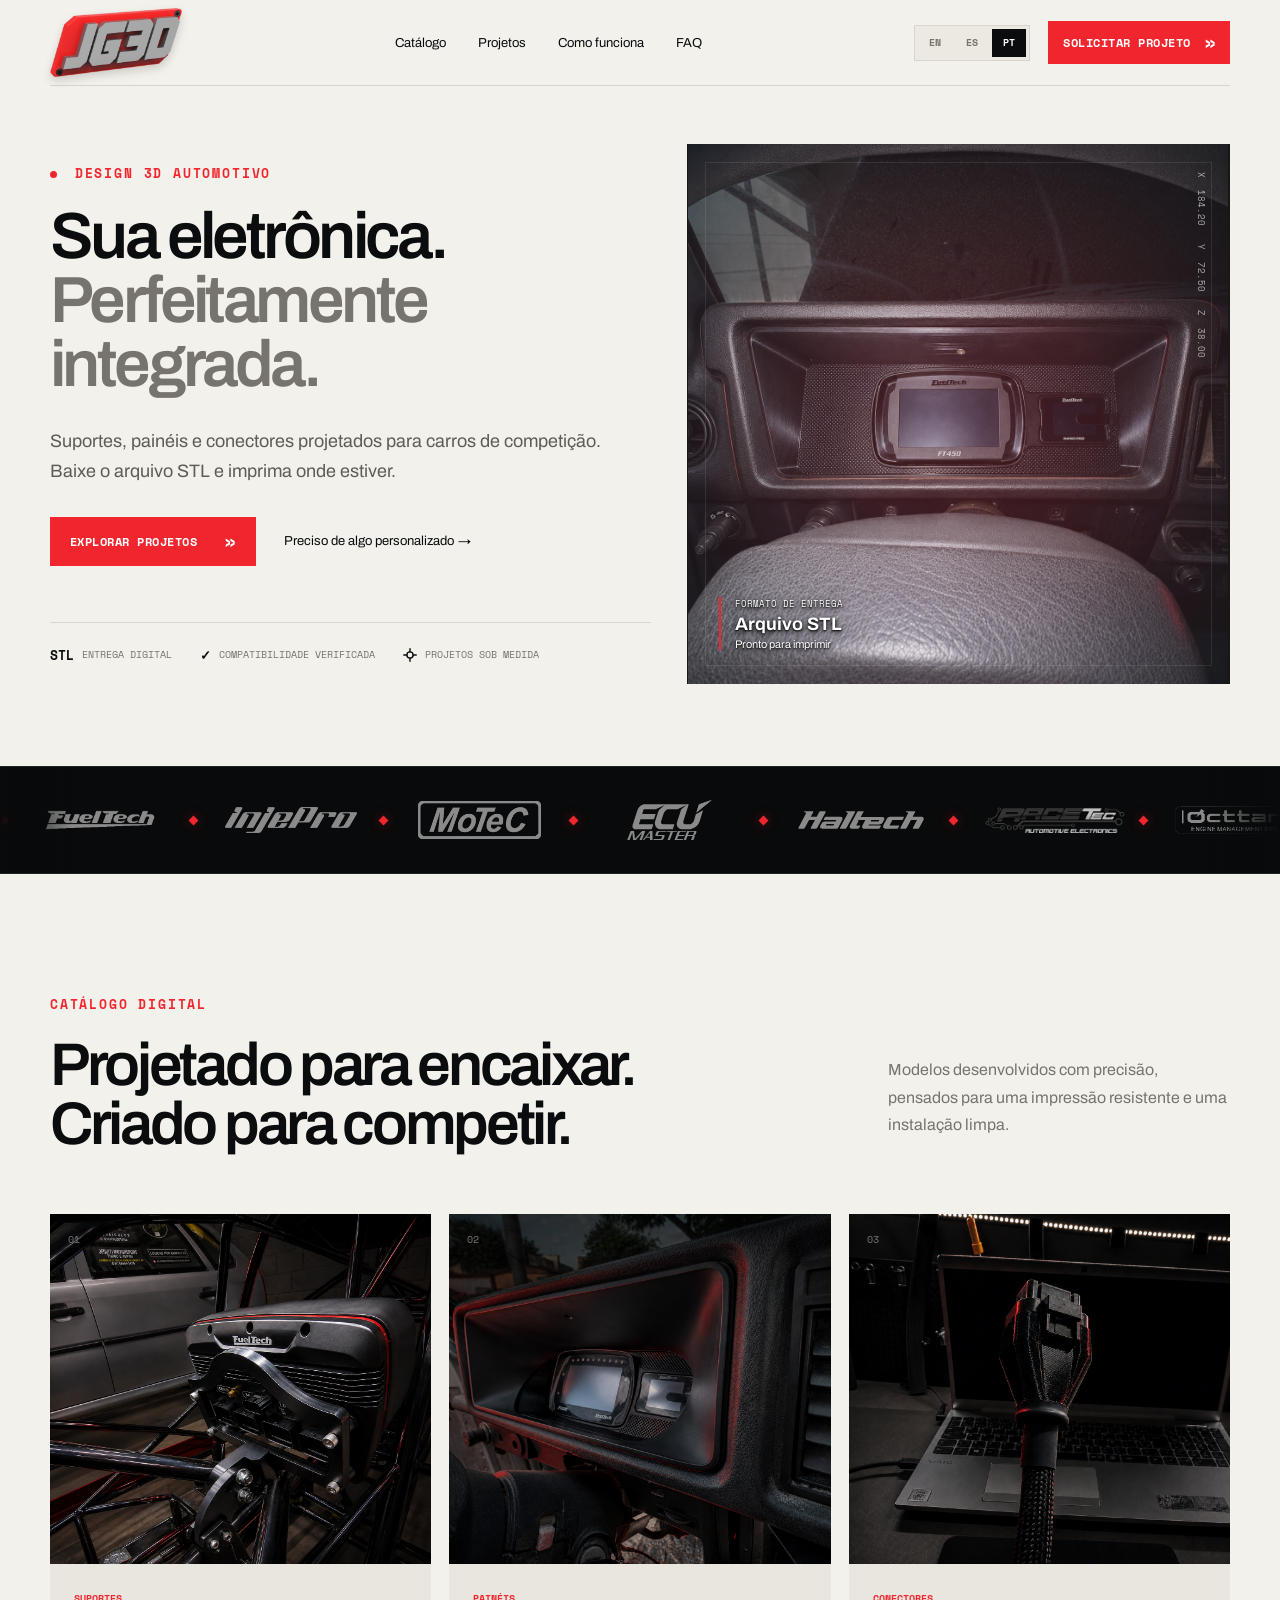
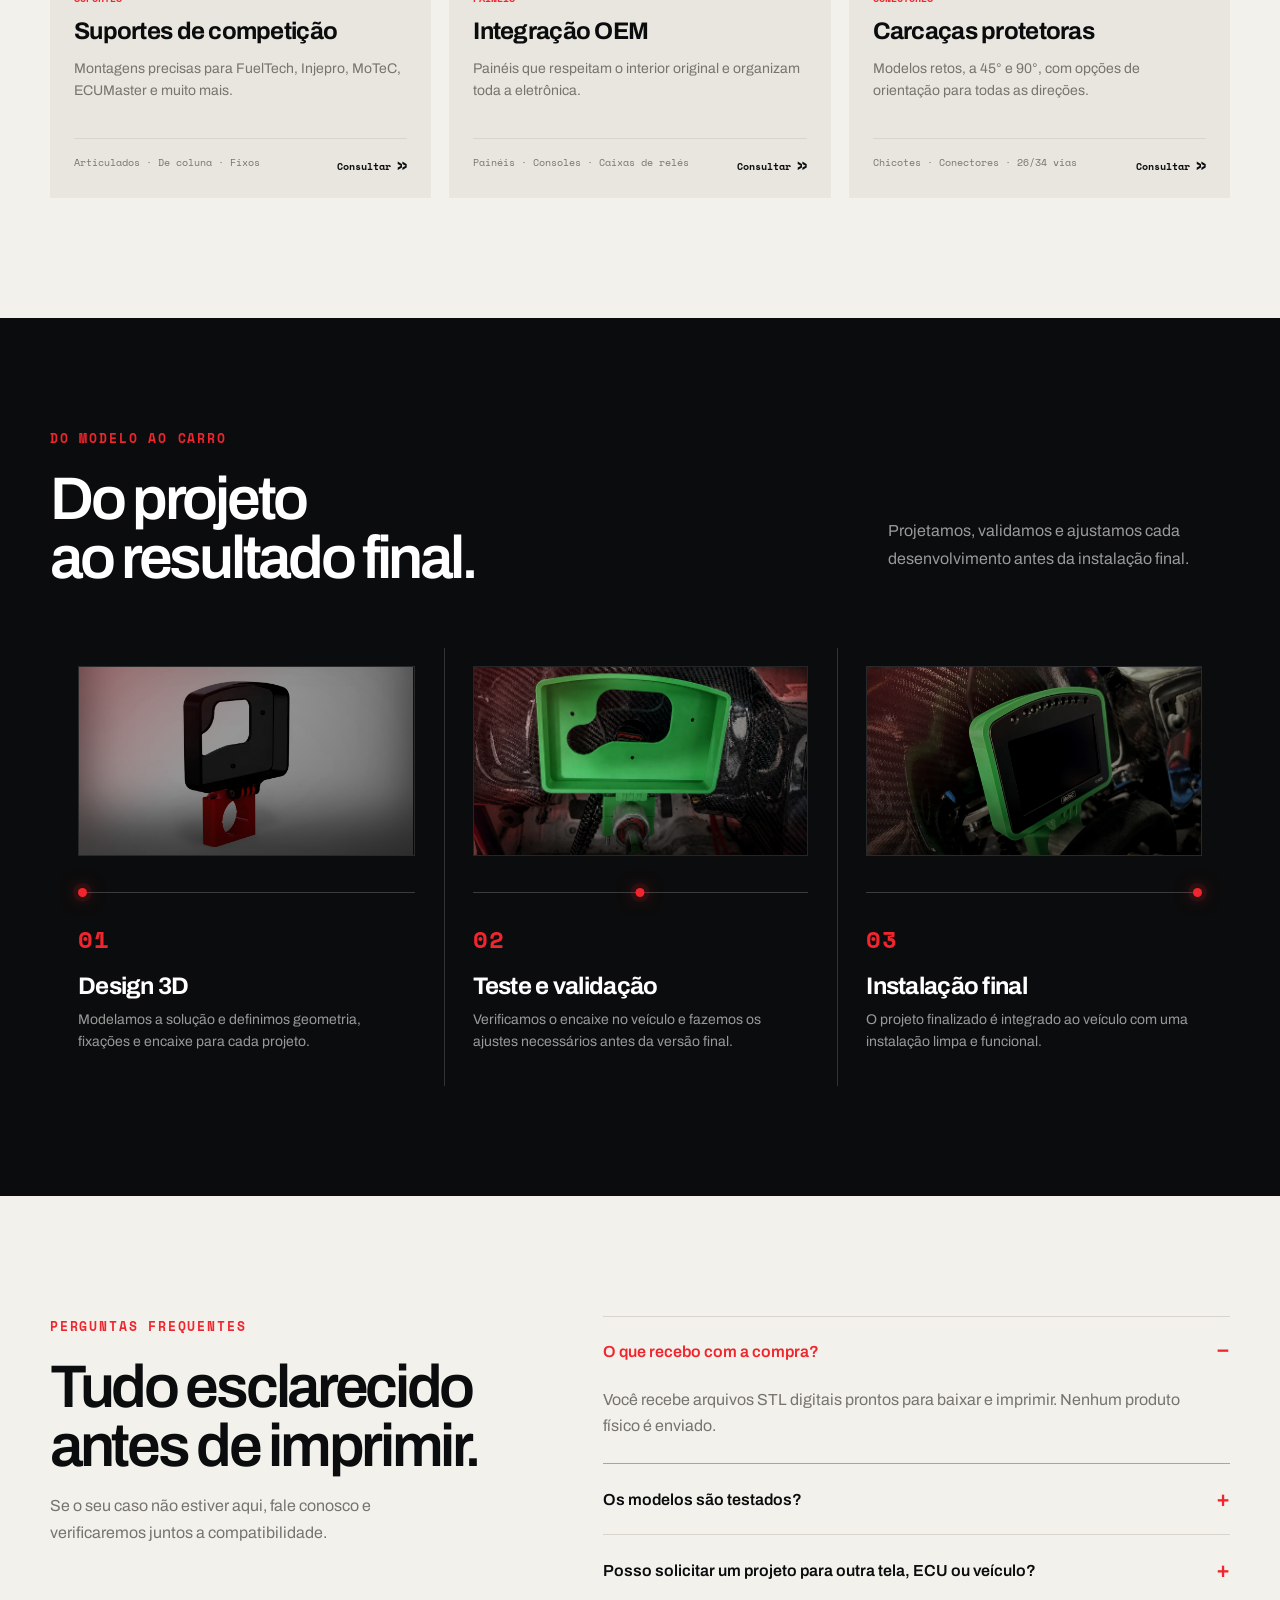
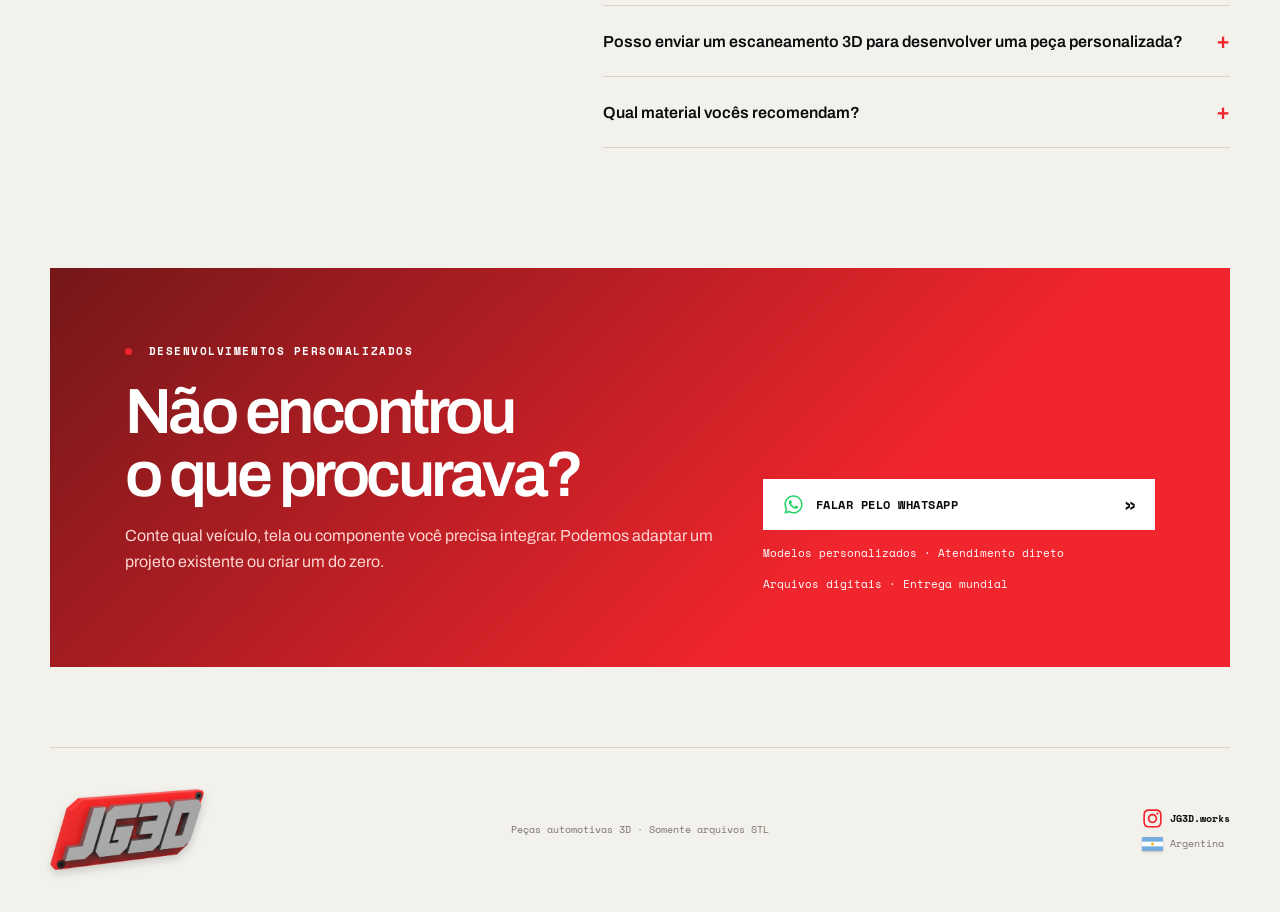
<file: pt/index.html>
<!doctype html>
<html lang="pt-BR" data-site-language="pt" data-asset-prefix="../"><head>
  <meta charset="utf-8">
  <meta name="viewport" content="width=device-width, initial-scale=1">
  <meta name="robots" content="noindex, nofollow">
  <meta name="description" content="Suportes, painéis e conectores automotivos projetados em 3D. Arquivos STL prontos para imprimir e projetos personalizados.">
  <meta name="theme-color" content="#f3f1ec"><link rel="alternate" hreflang="x-default" href="https://joacogelos3-ui.github.io/TEST-PAGINAWEB/"><link rel="alternate" hreflang="pt-BR" href="https://joacogelos3-ui.github.io/TEST-PAGINAWEB/pt/"><link rel="alternate" hreflang="es" href="https://joacogelos3-ui.github.io/TEST-PAGINAWEB/es/"><link rel="alternate" hreflang="en" href="https://joacogelos3-ui.github.io/TEST-PAGINAWEB/"><link rel="canonical" href="https://joacogelos3-ui.github.io/TEST-PAGINAWEB/pt/">
  <title>JG3D Works | Design 3D automotivo</title>
  <link rel="icon" href="../favicon.ico" sizes="any">
  <link rel="icon" type="image/png" sizes="32x32" href="../favicon-32x32.png">
  <link rel="icon" type="image/png" sizes="16x16" href="../favicon-16x16.png">
  <link rel="apple-touch-icon" sizes="180x180" href="../apple-touch-icon.png">
  <link rel="manifest" href="../site.webmanifest">
  <link rel="stylesheet" href="../styles.css">
  <script type="application/ld+json">
  {
    "@context": "https://schema.org",
    "@type": "Organization",
    "name": "JG3D Works",
    "alternateName": ["JG3D", "JG3Dworks", "JG3D.works"],
    "url": "https://jg3dworks.com/",
    "logo": "https://jg3dworks.com/assets/jg3d-logo.png",
    "sameAs": [
      "https://www.instagram.com/jg3d.works/"
    ]
  }
  </script>
  <script src="../i18n.js" defer=""></script>
  <script src="../script.js" defer=""></script>
</head>
<body>
  <main>
    <nav class="nav shell" aria-label="Navegação principal">
      <a class="brand brand-logo" href="#inicio" aria-label="JG3D inicio"><img src="../assets/jg3d-logo.png" alt="JG3D"></a>
      <div class="navlinks">
        <a href="catalogo.html">Catálogo</a><a href="#productos">Projetos</a><a href="#proceso">Como funciona</a><a href="#faq">FAQ</a>
      </div>
      <div class="nav-actions">
        <div class="language-selector" role="group" aria-label="Language selector">
          <a data-language="en" href="../index.html" aria-label="English">EN</a>
          <a data-language="es" href="../es/index.html" aria-label="Español">ES</a>
          <a data-language="pt" href="index.html" aria-label="Português" class="active" aria-current="page">PT</a>
        </div>
        <a class="button compact" href="#contacto">Solicitar projeto <span class="arrow-symbol" aria-hidden="true"><span class="arrow-desktop">»</span><span class="arrow-mobile">↗</span></span></a>
      </div>
      <button class="mobile-menu-toggle" type="button" aria-expanded="false" aria-controls="mobile-menu">
        <span class="menu-label">MENU</span><span class="menu-icon" aria-hidden="true"><i></i><i></i><i></i></span>
      </button>
      <div class="mobile-menu-panel" id="mobile-menu">
        <div class="language-selector language-selector-mobile" role="group" aria-label="Language selector">
          <a data-language="en" href="../index.html" aria-label="English">EN</a>
          <a data-language="es" href="../es/index.html" aria-label="Español">ES</a>
          <a data-language="pt" href="index.html" aria-label="Português" class="active" aria-current="page">PT</a>
        </div>
        <a href="catalogo.html">Catálogo <span class="mobile-menu-chevron" aria-hidden="true">»</span></a>
        <a href="#productos">Projetos <span class="mobile-menu-chevron" aria-hidden="true">»</span></a>
        <a href="#proceso">Como funciona <span class="mobile-menu-chevron" aria-hidden="true">»</span></a>
        <a href="#faq">Perguntas frequentes <span class="mobile-menu-chevron" aria-hidden="true">»</span></a>
        <a class="mobile-menu-whatsapp" href="https://wa.me/5493517887769?text=Ol%C3%A1%20JG3D%2C%20gostaria%20de%20consultar%20sobre%20um%20modelo%20personalizado" target="_blank" rel="noreferrer"><svg viewBox="0 0 448 512" aria-hidden="true"><path fill="currentColor" d="M380.9 97.1C339 55.1 283.2 32 223.9 32c-122.4 0-222 99.6-222 222 0 39.1 10.2 77.3 29.6 111L0 480l117.7-30.9c32.4 17.7 68.9 27 106 27h.1c122.3 0 224.1-99.6 224.1-222 0-59.3-25.2-115-67-157zm-157 341.6c-33.2 0-65.7-8.9-94-25.8l-6.7-4-69.8 18.3L72 359.2l-4.4-7c-18.5-29.4-28.2-63.4-28.2-98.2 0-101.7 82.8-184.5 184.6-184.5 49.3 0 95.6 19.2 130.4 54.1 34.8 34.9 56.2 81.2 56.1 130.5 0 101.8-84.9 184.6-186.6 184.6zm101.2-138.2c-5.5-2.8-32.8-16.1-37.9-18-5.1-1.9-8.8-2.8-12.5 2.8-3.7 5.6-14.3 18-17.6 21.8-3.2 3.7-6.5 4.2-12 1.4-32.6-16.3-54-29.1-75.5-66-5.7-9.8 5.7-9.1 16.3-30.3 1.8-3.7.9-6.9-.5-9.7-1.4-2.8-12.5-30.1-17.1-41.2-4.5-10.8-9.1-9.3-12.5-9.5-3.2-.2-6.9-.2-10.6-.2-3.7 0-9.7 1.4-14.8 6.9-5.1 5.6-19.4 19-19.4 46.3 0 27.3 19.9 53.7 22.6 57.4 2.8 3.7 39.1 59.7 94.8 83.8 13.2 5.7 23.5 9.1 31.5 11.7 13.3 4.2 25.4 3.6 35 2.2 10.7-1.6 32.8-13.4 37.4-26.4 4.6-13 4.6-24.1 3.2-26.4-1.3-2.5-5-3.9-10.5-6.6z"></path></svg> Falar pelo WhatsApp</a>
      </div>
    </nav>

    <section class="hero shell" id="inicio">
      <div class="hero-copy">
        <div class="eyebrow"><i></i> DESIGN 3D AUTOMOTIVO</div>
        <h1>Sua eletrônica.<br><em>Perfeitamente integrada.</em></h1>
        <p>Suportes, painéis e conectores projetados para carros de competição. Baixe o arquivo STL e imprima onde estiver.</p>
        <div class="actions">
          <a class="button" href="#productos">Explorar projetos <span class="arrow-symbol" aria-hidden="true"><span class="arrow-desktop">»</span><span class="arrow-mobile">↗</span></span></a>
          <a class="text-link custom-design-link" href="#contacto"><span>Preciso de algo personalizado</span><b aria-hidden="true">→</b></a>
        </div>
        <div class="trust">
          <span><b>STL</b> ENTREGA DIGITAL</span>
          <span><b>✓</b> COMPATIBILIDADE VERIFICADA</span>
          <span><b class="precision-target" aria-hidden="true"><svg viewBox="0 0 18 18"><circle cx="9" cy="9" r="4"></circle><path d="M9 1v4M9 13v4M1 9h4M13 9h4"></path></svg></b> PROJETOS SOB MEDIDA</span>
        </div>
      </div>
      <div class="hero-visual">
        <div class="glow"></div>
        <img src="../assets/hero-ft450-full-red.png" alt="Tablero completo JG3D con FuelTech FT450 y Nano Pro instalado en Chevette">
        <div class="float-card"><small>FORMATO DE ENTREGA</small><strong>Arquivo STL</strong><span>Pronto para imprimir</span></div>
        <div class="axis">X&nbsp; 184.20 &nbsp; Y&nbsp; 72.50 &nbsp; Z&nbsp; 38.00</div>
      </div>
    </section>

    <div class="ticker" aria-label="Marcas compatibles">
      <div class="ticker-track">
        <div class="ticker-group">
          <span class="ticker-brand ticker-fueltech"><i aria-hidden="true"></i><span class="ticker-logo"><img src="../assets/brand-fueltech.png" alt="FuelTech"></span></span>
          <span class="ticker-brand ticker-injepro"><i aria-hidden="true"></i><span class="ticker-logo"><img src="../assets/brand-injepro.png" alt="Injepro"></span></span>
          <span class="ticker-brand ticker-motec"><i aria-hidden="true"></i><span class="ticker-logo"><img src="../assets/brand-motec.png" alt="MoTeC"></span></span>
          <span class="ticker-brand ticker-ecumaster"><i aria-hidden="true"></i><span class="ticker-logo"><img src="../assets/brand-ecumaster.svg" alt="ECUMaster"></span></span>
          <span class="ticker-brand ticker-haltech"><i aria-hidden="true"></i><span class="ticker-logo"><img src="../assets/brand-haltech.svg" alt="Haltech"></span></span>
          <span class="ticker-brand ticker-racetec"><i aria-hidden="true"></i><span class="ticker-logo"><img src="../assets/brand-racetec.png" alt="RaceTec"></span></span>
          <span class="ticker-brand ticker-octtane"><i aria-hidden="true"></i><span class="ticker-logo"><img src="../assets/brand-octtane.png" alt="Octtane"></span></span>
          <span class="ticker-brand ticker-aem"><i aria-hidden="true"></i><span class="ticker-logo"><img src="../assets/brand-aem.png" alt="AEM Electronics"></span></span>
          <span class="ticker-brand ticker-pandoo"><i aria-hidden="true"></i><span class="ticker-logo"><img src="../assets/brand-pandoo.png" alt="Pandoo"></span></span>
        </div>
        <div class="ticker-group" aria-hidden="true">
          <span class="ticker-brand ticker-fueltech"><i></i><span class="ticker-logo"><img src="../assets/brand-fueltech.png" alt=""></span></span>
          <span class="ticker-brand ticker-injepro"><i></i><span class="ticker-logo"><img src="../assets/brand-injepro.png" alt=""></span></span>
          <span class="ticker-brand ticker-motec"><i></i><span class="ticker-logo"><img src="../assets/brand-motec.png" alt=""></span></span>
          <span class="ticker-brand ticker-ecumaster"><i></i><span class="ticker-logo"><img src="../assets/brand-ecumaster.svg" alt=""></span></span>
          <span class="ticker-brand ticker-haltech"><i></i><span class="ticker-logo"><img src="../assets/brand-haltech.svg" alt=""></span></span>
          <span class="ticker-brand ticker-racetec"><i></i><span class="ticker-logo"><img src="../assets/brand-racetec.png" alt=""></span></span>
          <span class="ticker-brand ticker-octtane"><i></i><span class="ticker-logo"><img src="../assets/brand-octtane.png" alt=""></span></span>
          <span class="ticker-brand ticker-aem"><i></i><span class="ticker-logo"><img src="../assets/brand-aem.png" alt=""></span></span>
          <span class="ticker-brand ticker-pandoo"><i></i><span class="ticker-logo"><img src="../assets/brand-pandoo.png" alt=""></span></span>
        </div>
      </div>
    </div>

    <section class="section shell" id="productos">
      <div class="section-head"><div><div class="eyebrow">CATÁLOGO DIGITAL</div><h2>Projetado para encaixar.<br>Criado para competir.</h2></div><p>Modelos desenvolvidos com precisão, pensados para uma impressão resistente e uma instalação limpa.</p></div>
      <div class="products">
        <article class="product">
          <div class="product-image"><span>01</span><img src="../assets/support-real-red.png" alt="Render: Soportes de competición" loading="lazy"></div>
          <div class="product-info"><small>SUPORTES</small><h3>Suportes de competição</h3><p>Montagens precisas para FuelTech, Injepro, MoTeC, ECUMaster e muito mais.</p><div><span>Articulados · De coluna · Fixos</span><a href="#contacto">Consultar <span class="arrow-desktop" aria-hidden="true">»</span><span class="arrow-mobile" aria-hidden="true">↗</span></a></div></div>
        </article>
        <article class="product">
          <div class="product-image"><span>02</span><img src="../assets/chevette-panel-red.png" alt="Render: Integración OEM" loading="lazy"></div>
          <div class="product-info"><small>PAINÉIS</small><h3>Integração OEM</h3><p>Painéis que respeitam o interior original e organizam toda a eletrônica.</p><div><span>Painéis · Consoles · Caixas de relés</span><a href="#contacto">Consultar <span class="arrow-desktop" aria-hidden="true">»</span><span class="arrow-mobile" aria-hidden="true">↗</span></a></div></div>
        </article>
        <article class="product">
          <div class="product-image"><span>03</span><img src="../assets/harness-real-red.png" alt="Render: Carcasas protectoras" loading="lazy"></div>
          <div class="product-info"><small>CONECTORES</small><h3>Carcaças protetoras</h3><p>Modelos retos, a 45° e 90°, com opções de orientação para todas as direções.</p><div><span>Chicotes · Conectores · 26/34 vias</span><a href="#contacto">Consultar <span class="arrow-desktop" aria-hidden="true">»</span><span class="arrow-mobile" aria-hidden="true">↗</span></a></div></div>
        </article>
      </div>
    </section>

    <section class="process" id="proceso"><div class="shell">
      <div class="section-head light"><div><div class="eyebrow">DO MODELO AO CARRO</div><h2>Do projeto<br>ao resultado final.</h2></div><p>Projetamos, validamos e ajustamos cada desenvolvimento antes da instalação final.</p></div>
      <div class="steps process-steps">
        <div class="step process-step process-step-1"><div class="step-image"><img class="step-image-main" src="../assets/process-01.webp" alt="Render 3D del soporte articulado" loading="lazy"></div><i class="step-line"></i><b>01</b><h3>Design 3D</h3><p>Modelamos a solução e definimos geometria, fixações e encaixe para cada projeto.</p></div>
        <div class="step process-step process-step-2"><div class="step-image step-image-portrait"><img class="step-image-main" src="../assets/process-02.webp" alt="Prueba del soporte en el vehículo sin la pantalla instalada" loading="lazy"></div><i class="step-line"></i><b>02</b><h3>Teste e validação</h3><p>Verificamos o encaixe no veículo e fazemos os ajustes necessários antes da versão final.</p></div>
        <div class="step process-step process-step-3"><div class="step-image"><img class="step-image-main" src="../assets/process-03.webp" alt="Soporte final instalado con pantalla MoTeC" loading="lazy"></div><i class="step-line"></i><b>03</b><h3>Instalação final</h3><p>O projeto finalizado é integrado ao veículo com uma instalação limpa e funcional.</p></div>
      </div>
    </div></section>

    <section class="section faq shell" id="faq">
      <div><div class="eyebrow">PERGUNTAS FREQUENTES</div><h2>Tudo esclarecido<br>antes de imprimir.</h2><p>Se o seu caso não estiver aqui, fale conosco e verificaremos juntos a compatibilidade.</p></div>
      <div class="accordion">
        <div class="faq-item open"><button type="button" aria-expanded="true" aria-controls="faq-answer-0"><span>O que recebo com a compra?</span><b aria-hidden="true">−</b></button><div class="faq-answer open" id="faq-answer-0"><div><p>Você recebe arquivos STL digitais prontos para baixar e imprimir. Nenhum produto físico é enviado.</p></div></div></div>
        <div class="faq-item"><button type="button" aria-expanded="false" aria-controls="faq-answer-1"><span>Os modelos são testados?</span><b aria-hidden="true">+</b></button><div class="faq-answer" id="faq-answer-1"><div><p>Os projetos são desenvolvidos com medidas reais, escaneamentos 3D ou referências verificadas. Cada anúncio informa sua compatibilidade.</p></div></div></div>
        <div class="faq-item"><button type="button" aria-expanded="false" aria-controls="faq-answer-2"><span>Posso solicitar um projeto para outra tela, ECU ou veículo?</span><b aria-hidden="true">+</b></button><div class="faq-answer" id="faq-answer-2"><div><p>Sim. Podemos desenvolver um projeto personalizado para outra tela, ECU de competição ou modelo de veículo. Fale conosco pelo WhatsApp e envie fotos, medidas e detalhes do equipamento para avaliarmos o projeto.</p></div></div></div>
        <div class="faq-item"><button type="button" aria-expanded="false" aria-controls="faq-answer-3"><span>Posso enviar um escaneamento 3D para desenvolver uma peça personalizada?</span><b aria-hidden="true">+</b></button><div class="faq-answer" id="faq-answer-3"><div><p>Sim. Trabalhamos a partir de escaneamentos 3D para adaptar ou desenvolver peças com maior precisão. Por meio de engenharia reversa, usamos a malha escaneada como referência para reconstruir a geometria em CAD e criar um projeto editável, ajustado às necessidades do projeto.</p></div></div></div>
        <div class="faq-item"><button type="button" aria-expanded="false" aria-controls="faq-answer-4"><span>Qual material vocês recomendam?</span><b aria-hidden="true">+</b></button><div class="faq-answer" id="faq-answer-4"><div><p>Para interiores de competição, recomendamos ABS, ASA ou materiais equivalentes resistentes à temperatura.</p></div></div></div>
      </div>
    </section>

    <section class="contact shell" id="contacto">
      <div class="contact-copy"><div class="eyebrow"><i></i> DESENVOLVIMENTOS PERSONALIZADOS</div><h2>Não encontrou<br>o que procurava?</h2><p>Conte qual veículo, tela ou componente você precisa integrar. Podemos adaptar um projeto existente ou criar um do zero.</p></div>
      <div class="contact-actions">
        <a class="button light-button whatsapp-button" href="https://wa.me/5493517887769?text=Ol%C3%A1%20JG3D%2C%20gostaria%20de%20consultar%20sobre%20um%20modelo%20personalizado" target="_blank" rel="noreferrer">
          <svg viewBox="0 0 448 512" aria-hidden="true"><path fill="currentColor" d="M380.9 97.1C339 55.1 283.2 32 223.9 32c-122.4 0-222 99.6-222 222 0 39.1 10.2 77.3 29.6 111L0 480l117.7-30.9c32.4 17.7 68.9 27 106 27h.1c122.3 0 224.1-99.6 224.1-222 0-59.3-25.2-115-67-157zm-157 341.6c-33.2 0-65.7-8.9-94-25.8l-6.7-4-69.8 18.3L72 359.2l-4.4-7c-18.5-29.4-28.2-63.4-28.2-98.2 0-101.7 82.8-184.5 184.6-184.5 49.3 0 95.6 19.2 130.4 54.1 34.8 34.9 56.2 81.2 56.1 130.5 0 101.8-84.9 184.6-186.6 184.6zm101.2-138.2c-5.5-2.8-32.8-16.1-37.9-18-5.1-1.9-8.8-2.8-12.5 2.8-3.7 5.6-14.3 18-17.6 21.8-3.2 3.7-6.5 4.2-12 1.4-32.6-16.3-54-29.1-75.5-66-5.7-9.8 5.7-9.1 16.3-30.3 1.8-3.7.9-6.9-.5-9.7-1.4-2.8-12.5-30.1-17.1-41.2-4.5-10.8-9.1-9.3-12.5-9.5-3.2-.2-6.9-.2-10.6-.2-3.7 0-9.7 1.4-14.8 6.9-5.1 5.6-19.4 19-19.4 46.3 0 27.3 19.9 53.7 22.6 57.4 2.8 3.7 39.1 59.7 94.8 83.8 13.2 5.7 23.5 9.1 31.5 11.7 13.3 4.2 25.4 3.6 35 2.2 10.7-1.6 32.8-13.4 37.4-26.4 4.6-13 4.6-24.1 3.2-26.4-1.3-2.5-5-3.9-10.5-6.6z"></path></svg>
          <span>Falar pelo WhatsApp</span><span class="arrow-symbol" aria-hidden="true"><span class="arrow-desktop">»</span><span class="arrow-mobile">↗</span></span>
        </a>
        <span>Modelos personalizados · Atendimento direto</span><span>Arquivos digitais · Entrega mundial</span>
      </div>
    </section>

    <footer class="footer shell">
      <a class="brand brand-logo footer-logo" href="#inicio"><img src="../assets/jg3d-logo.png" alt="JG3D"></a>
      <p>Peças automotivas 3D · Somente arquivos STL</p>
      <div class="footer-social">
        <a class="instagram-link" href="https://instagram.com/JG3D.works" target="_blank" rel="noreferrer" aria-label="Abrir JG3D.works en Instagram"><svg class="instagram-icon" viewBox="0 0 448 512" aria-hidden="true"><path fill="currentColor" d="M224.1 141c-63.6 0-114.9 51.3-114.9 114.9s51.3 114.9 114.9 114.9S339 319.5 339 255.9 287.7 141 224.1 141zm0 189.6c-41.1 0-74.7-33.5-74.7-74.7s33.5-74.7 74.7-74.7 74.7 33.5 74.7 74.7-33.6 74.7-74.7 74.7zm146.4-194.3c0 14.9-12 26.8-26.8 26.8-14.9 0-26.8-12-26.8-26.8s12-26.8 26.8-26.8 26.8 12 26.8 26.8zm76.1 27.2c-1.7-35.9-9.9-67.7-36.2-93.9-26.2-26.2-58-34.4-93.9-36.2-37-2.1-147.9-2.1-184.9 0-35.8 1.7-67.6 9.9-93.9 36.1S3.3 127.5 1.5 163.4c-2.1 37-2.1 147.9 0 184.9 1.7 35.9 9.9 67.7 36.2 93.9s58 34.4 93.9 36.2c37 2.1 147.9 2.1 184.9 0 35.9-1.7 67.7-9.9 93.9-36.2 26.2-26.2 34.4-58 36.2-93.9 2.1-37 2.1-147.8 0-184.8zM398.8 388c-7.8 19.6-22.9 34.7-42.6 42.6-29.5 11.7-99.5 9-132.1 9s-102.7 2.6-132.1-9c-19.6-7.8-34.7-22.9-42.6-42.6-11.7-29.5-9-99.5-9-132.1s-2.6-102.7 9-132.1c7.8-19.6 22.9-34.7 42.6-42.6 29.5-11.7 99.5-9 132.1-9s102.7-2.6 132.1 9c19.6 7.8 34.7 22.9 42.6 42.6 11.7 29.5 9 99.5 9 132.1s2.7 102.7-9 132.1z"></path></svg><span>JG3D.works</span></a>
        <span class="country"><svg class="argentina-flag" viewBox="0 0 30 20" role="img" aria-label="Bandera de Argentina"><rect width="30" height="20" rx="1.5" fill="#74ACDF"></rect><rect y="6.67" width="30" height="6.66" fill="#fff"></rect><circle cx="15" cy="10" r="2.1" fill="#F6B40E"></circle></svg>Argentina</span>
      </div>
    </footer>
  </main>




</body></html>
</file>
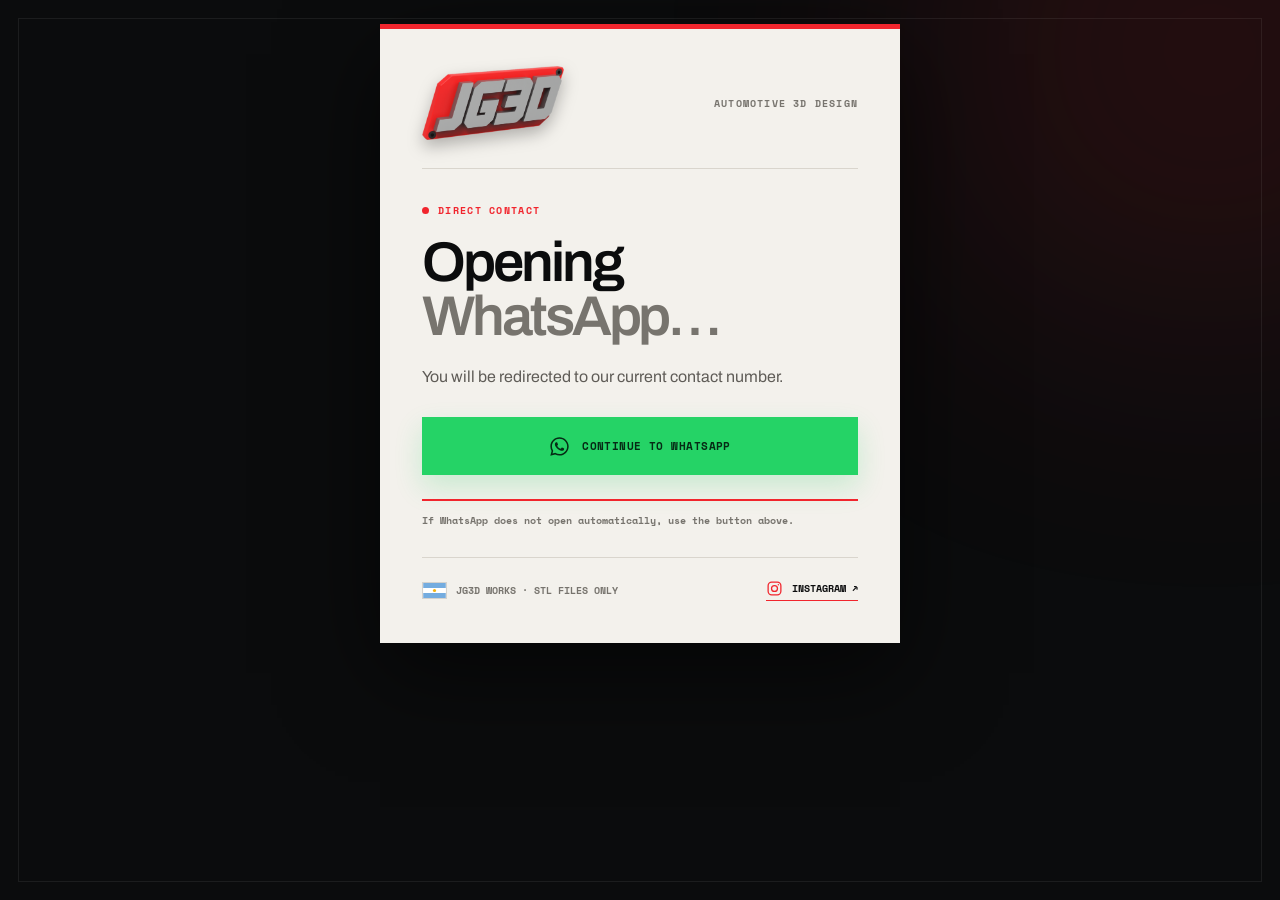
<file: whatsapp/index.html>
<!doctype html>
<html lang="en">
<head>
  <meta charset="utf-8">
  <meta name="viewport" content="width=device-width, initial-scale=1">
  <meta name="theme-color" content="#0b0c0d">
  <meta name="robots" content="noindex, nofollow">
  <title>JG3D Works | WhatsApp</title>
  <link rel="icon" href="../favicon.svg" type="image/svg+xml">
  <style>
    @font-face{font-family:Archivo;src:url("../fonts/archivo-400.ttf") format("truetype");font-weight:400;font-display:swap}
    @font-face{font-family:Archivo;src:url("../fonts/archivo-600.ttf") format("truetype");font-weight:600;font-display:swap}
    @font-face{font-family:"Space Mono";src:url("../fonts/space-mono-700.ttf") format("truetype");font-weight:700;font-display:swap}
    :root{--ink:#0b0c0d;--paper:#f3f1ec;--muted:#77746e;--line:#d9d5cd;--red:#f1252d;--green:#25d366}
    *{box-sizing:border-box}
    html,body{min-height:100%}
    body{margin:0;background:var(--ink);color:var(--ink);font-family:Archivo,Arial,sans-serif;display:grid;place-items:center;padding:24px;overflow-x:hidden}
    body:before{content:"";position:fixed;width:480px;height:480px;border-radius:50%;background:var(--red);filter:blur(150px);opacity:.18;right:-170px;top:-190px;pointer-events:none}
    body:after{content:"";position:fixed;inset:18px;border:1px solid #ffffff12;pointer-events:none}
    .card{position:relative;width:min(100%,520px);background:var(--paper);padding:42px;box-shadow:0 30px 90px #0009;overflow:hidden}
    .card:before{content:"";position:absolute;left:0;top:0;width:100%;height:5px;background:var(--red)}
    .brand{display:flex;align-items:center;justify-content:space-between;padding-bottom:28px;border-bottom:1px solid var(--line)}
    .brand img{display:block;width:142px;height:auto;filter:drop-shadow(0 7px 8px #0004)}
    .brand span{font:700 10px "Space Mono",monospace;letter-spacing:.12em;color:var(--muted);text-transform:uppercase}
    .eyebrow{display:flex;align-items:center;gap:9px;margin-top:34px;color:var(--red);font:700 10px "Space Mono",monospace;letter-spacing:.13em;text-transform:uppercase}
    .eyebrow i{width:7px;height:7px;border-radius:50%;background:var(--red)}
    h1{font-size:clamp(38px,8vw,56px);line-height:.96;letter-spacing:-.055em;margin:18px 0 20px;font-weight:600}
    h1 span{color:var(--muted)}
    .lead{color:#5f5c57;font-size:16px;line-height:1.6;margin:0 0 28px}
    .button{width:100%;min-height:58px;padding:15px 18px;background:var(--green);color:#062b15;text-decoration:none;display:flex;align-items:center;justify-content:center;gap:12px;font:700 11px "Space Mono",monospace;letter-spacing:.04em;text-transform:uppercase;transition:transform .2s,filter .2s,box-shadow .2s;box-shadow:0 12px 28px #25d36633}
    .button:hover{transform:translateY(-2px);filter:brightness(1.05);box-shadow:0 16px 34px #25d36648}
    .button svg{width:21px;height:21px;fill:currentColor}
    .progress{height:2px;margin-top:24px;background:var(--line);overflow:hidden}
    .progress i{display:block;width:100%;height:100%;background:var(--red);transform-origin:left;animation:progress 1.8s linear forwards}
    .preview .progress i{animation:none;transform:scaleX(0)}
    @keyframes progress{from{transform:scaleX(0)}to{transform:scaleX(1)}}
    .status{font:400 10px "Space Mono",monospace;color:var(--muted);line-height:1.6;margin:12px 0 0}
    .secondary{display:flex;justify-content:space-between;gap:18px;align-items:center;margin-top:28px;padding-top:22px;border-top:1px solid var(--line);font:700 10px "Space Mono",monospace;text-transform:uppercase}
    .secondary-brand,.secondary a{display:flex;align-items:center;gap:9px}
    .secondary-brand span{color:var(--muted);font-weight:400}
    .secondary a{color:var(--ink);text-decoration:none;border-bottom:1px solid var(--red);padding-bottom:3px}
    .argentina-flag{width:25px;height:17px;flex:0 0 auto;border:1px solid #0b0c0d22}
    .instagram-icon{width:17px;height:17px;flex:0 0 auto;fill:none;stroke:var(--red);stroke-width:1.8}
    .instagram-icon .instagram-dot{fill:var(--red);stroke:none}
    @media(max-width:520px){body{padding:14px}.card{padding:30px 24px}.brand img{width:118px}.brand span{font-size:8px}.secondary{gap:10px;font-size:8px}.secondary-brand,.secondary a{gap:6px}.argentina-flag{width:22px;height:15px}.instagram-icon{width:15px;height:15px}}
    @media(prefers-reduced-motion:reduce){.progress i{animation:none;transform:scaleX(1)}.button{transition:none}}
  </style>
</head>
<body>
  <main class="card" aria-labelledby="page-title">
    <div class="brand">
      <img src="../assets/jg3d-logo.png" alt="JG3D Works">
      <span>Automotive 3D Design</span>
    </div>
    <div class="eyebrow"><i></i><span id="eyebrow">Direct contact</span></div>
    <h1 id="page-title">Opening<br><span>WhatsApp…</span></h1>
    <p class="lead" id="lead">You will be redirected to our current contact number.</p>
    <a class="button" id="whatsapp-link" href="https://wa.me/5493517887769?text=Hello%20JG3D%2C%20I%20found%20your%20designs%20on%20Cults3D%20and%20would%20like%20to%20make%20an%20inquiry." rel="noopener noreferrer">
      <svg viewBox="0 0 448 512" aria-hidden="true"><path d="M380.9 97.1C339 55.1 283.2 32 223.9 32 101.5 32 1.9 131.6 1.9 254c0 39.1 10.2 77.3 29.6 111L0 480l117.7-30.9c32.4 17.7 68.9 27 106 27h.1c122.3 0 224.1-99.6 224.1-222 0-59.3-25.2-115-67-157zm-157 341.6c-33.2 0-65.7-8.9-94-25.8l-6.7-4-69.8 18.3L72 359.2l-4.4-7c-18.5-29.4-28.2-63.4-28.2-98.2 0-101.7 82.8-184.5 184.6-184.5 49.3 0 95.6 19.2 130.4 54.1 34.8 34.9 56.2 81.2 56.1 130.5 0 101.8-84.9 184.6-186.7 184.6zm101.7-138.2c-5.5-2.8-32.8-16.1-37.9-18-5.1-1.9-8.8-2.8-12.5 2.8-3.7 5.6-14.3 18-17.6 21.8-3.2 3.7-6.5 4.2-12 1.4-32.6-16.3-54-29.1-75.5-66-5.7-9.8 5.7-9.1 16.3-30.3 1.8-3.7.9-6.9-.5-9.7-1.4-2.8-12.5-30.1-17.1-41.3-4.5-10.8-9.1-9.3-12.5-9.5-3.2-.2-6.9-.2-10.6-.2s-9.7 1.4-14.8 6.9c-5.1 5.6-19.4 19-19.4 46.3s19.9 53.7 22.6 57.4c2.8 3.7 39.1 59.7 94.8 83.8 35.2 15.2 49 16.5 66.6 13.9 10.7-1.6 32.8-13.4 37.4-26.4 4.6-13 4.6-24.1 3.2-26.4-1.3-2.5-5-3.9-10.5-6.6z"/></svg>
      <span id="button-text">Continue to WhatsApp</span>
    </a>
    <div class="progress" aria-hidden="true"><i></i></div>
    <p class="status" id="status">If WhatsApp does not open automatically, use the button above.</p>
    <div class="secondary">
      <div class="secondary-brand">
        <svg class="argentina-flag" viewBox="0 0 30 20" role="img" aria-label="Argentina">
          <rect width="30" height="6.67" fill="#74acdf"/>
          <rect y="6.67" width="30" height="6.66" fill="#fff"/>
          <rect y="13.33" width="30" height="6.67" fill="#74acdf"/>
          <circle cx="15" cy="10" r="2.1" fill="#f6b40e"/>
        </svg>
        <span>JG3D Works · STL files only</span>
      </div>
      <a href="https://www.instagram.com/jg3d.works/" rel="noopener noreferrer">
        <svg class="instagram-icon" viewBox="0 0 24 24" aria-hidden="true">
          <rect x="3" y="3" width="18" height="18" rx="5"/>
          <circle cx="12" cy="12" r="4.2"/>
          <circle class="instagram-dot" cx="17.4" cy="6.7" r="1"/>
        </svg>
        <span>Instagram ↗</span>
      </a>
    </div>
  </main>
  <script>
    (() => {
      const WHATSAPP_NUMBER = "5493517887769";
      const WHATSAPP_MESSAGE = "Hello JG3D, I found your designs on Cults3D and would like to make an inquiry.";
      const target = `https://wa.me/${WHATSAPP_NUMBER}?text=${encodeURIComponent(WHATSAPP_MESSAGE)}`;
      const preview = new URLSearchParams(location.search).get("preview") === "1";
      if (preview) document.getElementById("status").textContent = "Preview mode: automatic redirection is paused.";
      document.getElementById("whatsapp-link").href = target;
      if (preview) {
        document.body.classList.add("preview");
      } else {
        window.setTimeout(() => window.location.replace(target), 1800);
      }
    })();
  </script>
</body>
</html>
</file>
<file: styles.css>
@font-face{font-family:Archivo;src:url("fonts/archivo-400.ttf") format("truetype");font-style:normal;font-weight:400;font-display:swap}
@font-face{font-family:Archivo;src:url("fonts/archivo-500.ttf") format("truetype");font-style:normal;font-weight:500;font-display:swap}
@font-face{font-family:Archivo;src:url("fonts/archivo-600.ttf") format("truetype");font-style:normal;font-weight:600;font-display:swap}
@font-face{font-family:Archivo;src:url("fonts/archivo-700.ttf") format("truetype");font-style:normal;font-weight:700;font-display:swap}
@font-face{font-family:"Space Mono";src:url("fonts/space-mono-400.ttf") format("truetype");font-style:normal;font-weight:400;font-display:swap}
@font-face{font-family:"Space Mono";src:url("fonts/space-mono-700.ttf") format("truetype");font-style:normal;font-weight:700;font-display:swap}

:root{--ink:#0b0c0d;--paper:#f3f1ec;--muted:#77746e;--line:#d9d5cd;--red:#ed2f24;--soft:#e8e5de}*{box-sizing:border-box}html{scroll-behavior:smooth}body{margin:0;background:var(--paper);color:var(--ink);font-family:Archivo,Arial,sans-serif}.shell{width:min(1180px,calc(100% - 48px));margin:auto}.nav{height:86px;display:flex;align-items:center;justify-content:space-between;border-bottom:1px solid var(--line);position:relative;z-index:10}.brand{font-size:24px;font-weight:700;letter-spacing:-1px;color:inherit;text-decoration:none}.brand span{color:var(--red)}.brand small{font:400 10px Space Mono;letter-spacing:0}.navlinks{display:flex;gap:32px}.navlinks a,.text-link{color:inherit;text-decoration:none;font-size:13px}.button{background:var(--red);color:white;text-decoration:none;padding:15px 20px;display:inline-flex;align-items:center;gap:28px;font:600 12px Space Mono;text-transform:uppercase;letter-spacing:.04em;transition:.2s}.button:hover{filter:brightness(1.12);transform:translateY(-2px)}.button.compact{padding:12px 15px;gap:14px}.hero{min-height:680px;display:grid;grid-template-columns:1.05fr .95fr;align-items:center;gap:36px;padding-top:40px;padding-bottom:64px}.eyebrow{font:700 11px Space Mono;letter-spacing:.14em;color:var(--red);margin-bottom:22px}.eyebrow i{display:inline-block;width:7px;height:7px;background:var(--red);border-radius:50%;margin-right:8px}.hero h1,.section h2,.process h2,.faq h2,.contact h2{font-size:clamp(42px,5.1vw,78px);line-height:.98;letter-spacing:-.055em;margin:0;font-weight:600}.hero h1 em{color:var(--muted);font-style:normal}.hero-copy>p{max-width:570px;color:#5f5c57;font-size:18px;line-height:1.65;margin:30px 0}.actions{display:flex;align-items:center;gap:28px}.trust{display:flex;gap:28px;margin-top:56px;padding-top:22px;border-top:1px solid var(--line);font:400 10px Space Mono;color:var(--muted)}.trust span{display:flex;align-items:center;gap:8px}.trust b{color:var(--ink);font-size:13px}.hero-visual{height:540px;position:relative;background:#141618;overflow:hidden;isolation:isolate}.hero-visual:before{content:"";position:absolute;inset:18px;border:1px solid #ffffff18}.hero-visual img{width:100%;height:100%;object-fit:cover;position:relative;z-index:2;mix-blend-mode:screen}.glow{position:absolute;width:75%;height:75%;background:var(--red);filter:blur(100px);opacity:.2;left:14%;top:14%}.float-card{position:absolute;z-index:3;bottom:34px;left:32px;color:white;border-left:2px solid var(--red);padding-left:14px;display:flex;flex-direction:column}.float-card small,.axis{font:400 9px Space Mono;color:#aaa}.float-card strong{font-size:18px;margin:4px 0}.float-card span{font-size:11px;color:#aaa}.axis{position:absolute;right:22px;top:28px;z-index:3;writing-mode:vertical-rl}.ticker{overflow:hidden;background:var(--ink);color:#aaa;padding:18px 0;white-space:nowrap;font:700 11px Space Mono;letter-spacing:.15em}.ticker-track{display:flex;width:max-content;animation:ticker-scroll 28s linear infinite;will-change:transform}.ticker-group{display:flex;align-items:center;flex-shrink:0}.ticker-brand{display:flex;align-items:center;gap:30px;padding-right:30px}.ticker i{display:block;flex:0 0 auto;width:5px;height:5px;background:var(--red)}@keyframes ticker-scroll{to{transform:translateX(-50%)}}.section{padding-top:120px;padding-bottom:120px}.section-head{display:grid;grid-template-columns:1.4fr .6fr;align-items:end;gap:40px;margin-bottom:60px}.section-head h2,.faq h2{font-size:clamp(38px,4.7vw,68px)}.section-head>p,.faq>div>p{color:var(--muted);line-height:1.7;max-width:390px}.products{display:grid;grid-template-columns:repeat(3,1fr);gap:18px}.product{background:#e9e6df}.product-image{height:350px;background:#151719;position:relative;overflow:hidden}.product-image span{position:absolute;z-index:2;color:#777;font:400 10px Space Mono;top:18px;left:18px}.product-image img{width:100%;height:100%;object-fit:cover;transition:.5s}.product:hover img{transform:scale(1.045)}.product-info{padding:24px}.product-info small{font:700 10px Space Mono;color:var(--red)}.product-info h3{font-size:24px;letter-spacing:-.03em;margin:12px 0}.product-info p{color:var(--muted);line-height:1.55;font-size:14px;min-height:66px}.product-info>div{border-top:1px solid var(--line);padding-top:16px;display:flex;justify-content:space-between;font:400 10px Space Mono;color:var(--muted)}.product-info a{color:var(--ink);font-weight:700;text-decoration:none}.process{background:var(--ink);color:white;padding:110px 0}.section-head.light>p{color:#999}.steps{display:grid;grid-template-columns:repeat(3,1fr);gap:1px;background:#333}.step{background:var(--ink);padding:36px}.step b{font:700 11px Space Mono;color:var(--red)}.step i{display:block;width:100%;height:1px;background:#333;margin:50px 0 28px;position:relative}.step i:after{content:"";position:absolute;right:0;top:-3px;width:7px;height:7px;background:var(--red);border-radius:50%}.step h3{font-size:22px}.step p{color:#999;line-height:1.6;font-size:14px}.faq{display:grid;grid-template-columns:.85fr 1.15fr;gap:90px}.accordion{border-top:1px solid var(--line)}.faq-item{border-bottom:1px solid var(--line)}.faq-item button{width:100%;border:0;background:none;color:inherit;display:flex;justify-content:space-between;text-align:left;padding:24px 0;font:600 16px Archivo;cursor:pointer}.faq-item button b{color:var(--red);font-size:22px}.faq-item p{margin:0 40px 24px 0;color:var(--muted);line-height:1.65}.contact{background:var(--red);color:white;padding:75px;display:grid;grid-template-columns:1.2fr .8fr;gap:50px;align-items:end}.contact .eyebrow{color:white}.contact-copy>p{max-width:600px;line-height:1.65;color:#ffd6d2}.contact h2{font-size:clamp(42px,5vw,70px)}.contact-actions{display:flex;flex-direction:column;align-items:flex-start;gap:15px;font:400 11px Space Mono}.light-button{background:white;color:var(--ink);width:100%;justify-content:space-between}.footer{padding:45px 0;display:grid;grid-template-columns:1fr 1fr 1fr;border-top:1px solid var(--line);margin-top:80px;align-items:center}.footer p{font:400 10px Space Mono;color:var(--muted);text-align:center}.footer p:last-child{text-align:right}
@media(max-width:800px){.shell{width:min(100% - 28px,1180px)}.nav{height:70px}.navlinks{display:none}.hero{grid-template-columns:1fr;padding-top:70px}.hero-visual{height:460px}.trust{flex-wrap:wrap}.section-head,.faq,.contact{grid-template-columns:1fr}.products{grid-template-columns:1fr}.product-image{height:390px}.section{padding:85px 0}.steps{grid-template-columns:1fr}.faq{gap:45px}.contact{padding:42px 28px}.footer{grid-template-columns:1fr;gap:15px;text-align:center}.footer p:last-child{text-align:center}}@media(max-width:480px){.nav .button{display:none}.hero{min-height:auto}.hero h1{font-size:46px}.hero-copy>p{font-size:16px}.actions{align-items:flex-start;flex-direction:column}.hero-visual{height:370px}.trust{gap:14px}.product-image{height:320px}.contact{width:100%;}.section-head{margin-bottom:38px}}

/* JG3D brand system */
:root{--red:#f1252d;--red-deep:#741719;--metal:#b9b9b9}
.brand-logo{display:block;width:124px;height:54px;overflow:hidden;background:var(--red-deep);clip-path:polygon(7% 8%,96% 0,100% 12%,92% 89%,5% 100%,0 90%)}
.brand-logo img{width:100%;height:100%;object-fit:cover;object-position:50% 50%;transform:scale(1.12)}
.footer-logo{width:146px;height:64px}
.contact{background:linear-gradient(135deg,var(--red-deep),var(--red) 68%)}
@media(max-width:800px){.brand-logo{width:105px;height:46px}.footer-logo{width:132px;height:58px;margin:auto}}

/* Transparent master logo */
.brand-logo{width:132px;height:64px;background:transparent;clip-path:none;overflow:visible;display:flex;align-items:center}
.brand-logo img{width:100%;height:auto;object-fit:contain;object-position:center;transform:none;filter:drop-shadow(0 4px 4px #00000028)}
.footer-logo{width:154px;height:74px}
@media(max-width:800px){.brand-logo{width:112px;height:54px}.footer-logo{width:142px;height:68px}}
.hero-visual img{object-fit:contain;object-position:center}
.footer-social{display:flex;flex-direction:column;align-items:flex-end;gap:7px;font:400 10px Space Mono;color:var(--muted)}
.footer-social a{color:var(--ink);font-weight:700;text-decoration:none}
.footer-social a:hover{color:var(--red)}
.country{display:inline-flex;align-items:center;gap:7px}.argentina-flag{display:block;width:21px;height:14px;flex:0 0 auto;filter:drop-shadow(0 1px 1px #0003)}
.footer-social{width:max-content;align-items:stretch;justify-self:end}.instagram-link{display:inline-flex;align-items:center;gap:7px}.instagram-icon{width:21px;height:21px;flex:0 0 auto;color:var(--red)}
.float-card small,.float-card strong,.float-card span{color:#fff;text-shadow:0 2px 6px #000,0 1px 2px #000}
@media(max-width:800px){.footer-social{align-items:stretch;justify-self:center}}
.whatsapp-button{display:grid;grid-template-columns:auto 1fr auto;gap:12px;align-items:center;transition:transform .22s ease,box-shadow .22s ease,filter .22s ease}
.whatsapp-button>svg{width:21px;height:21px;color:#25d366;transform-origin:center}
.whatsapp-button .arrow-mobile{transition:transform .24s cubic-bezier(.22,1,.36,1)}
.whatsapp-button:hover{transform:translateY(-3px);box-shadow:0 12px 26px #23030438;filter:brightness(1.02)}
.whatsapp-button:hover>svg{animation:whatsapp-pulse .58s ease-out 1}
.whatsapp-button:hover .arrow-desktop,.whatsapp-button:hover .arrow-mobile{transform:translateX(6px)}
.whatsapp-button:active{transform:translateY(0) scale(.985);box-shadow:0 5px 12px #2303042e}
@keyframes whatsapp-pulse{0%{transform:scale(1);filter:drop-shadow(0 0 0 #25d36600)}45%{transform:scale(1.2);filter:drop-shadow(0 0 7px #25d36699)}100%{transform:scale(1);filter:drop-shadow(0 0 0 #25d36600)}}
@media(prefers-reduced-motion:reduce){.whatsapp-button,.whatsapp-button>svg,.whatsapp-button .arrow-mobile{animation:none!important;transition:none}}
.trust .precision-target{display:inline-flex;width:14px;height:14px;align-items:center;justify-content:center}
.precision-target svg{display:block;width:14px;height:14px;fill:none;stroke:currentColor;stroke-width:1.8;stroke-linecap:round}
.arrow-mobile{display:none}.arrow-desktop{display:inline-block;font-size:17px;line-height:1;transition:transform .2s ease}.button:hover .arrow-desktop,.product-info a:hover .arrow-desktop{transform:translateX(3px)}

/* Mobile navigation */
.mobile-menu-toggle,.mobile-menu-panel{display:none}
.custom-design-link{position:relative;display:inline-flex;align-items:center;gap:4px;padding:6px 0;transition:color .22s ease,transform .22s ease}
.custom-design-link:after{content:"";position:absolute;left:0;right:0;bottom:0;height:1px;background:var(--red);transform:scaleX(0);transform-origin:left center;transition:transform .28s cubic-bezier(.22,1,.36,1)}
.custom-design-link b{font-weight:400;transition:transform .28s cubic-bezier(.22,1,.36,1)}
.custom-design-link:hover,.custom-design-link:focus-visible{color:var(--red);transform:translateY(-1px)}
.custom-design-link:hover:after,.custom-design-link:focus-visible:after{transform:scaleX(1)}
.custom-design-link:hover b,.custom-design-link:focus-visible b{transform:translateX(6px)}
.custom-design-link:active{color:var(--red);transform:translateY(0)}
.faq-item{transition:border-color .22s ease,background-color .22s ease}
.faq-item button{align-items:center;gap:20px;transition:color .22s ease}
.faq-item button>span{transition:transform .25s cubic-bezier(.22,1,.36,1)}
.faq-item button b{line-height:1;transition:transform .3s cubic-bezier(.22,1,.36,1),text-shadow .25s ease}
.faq-item:hover{border-bottom-color:#aaa69e;background:#efede7}
.faq-item:hover button,.faq-item button:focus-visible{color:var(--red)}
.faq-item:hover button>span,.faq-item button:focus-visible>span{transform:translateX(5px)}
.faq-item:hover button b,.faq-item button:focus-visible b{transform:rotate(90deg) scale(1.08);text-shadow:0 0 10px #f1252d99}
.faq-item.open{border-bottom-color:#aaa69e}.faq-item.open button{color:var(--red)}.faq-item.open button b{transform:rotate(180deg)}
.faq-item.open:hover button b,.faq-item.open button:focus-visible b{transform:rotate(180deg) scale(1.08)}
.faq-answer{display:grid;grid-template-rows:0fr;opacity:0;transition:grid-template-rows .34s cubic-bezier(.22,1,.36,1),opacity .24s ease}
.faq-answer.open{grid-template-rows:1fr;opacity:1}
.faq-answer>div{overflow:hidden}
.faq-answer p{margin:0;padding:0 40px 24px 0}
@media(prefers-reduced-motion:reduce){.faq-item,.faq-item button,.faq-item button>span,.faq-item button b,.faq-answer{transition:none!important}}
@media(min-width:801px){
  .navlinks a{position:relative;display:inline-block;transition:color .22s ease,transform .22s ease}
  .navlinks a:after{content:"";position:absolute;left:0;right:0;bottom:-9px;height:2px;background:var(--red);transform:scaleX(0);transform-origin:left center;transition:transform .28s cubic-bezier(.22,1,.36,1);box-shadow:0 0 8px #f1252d66}
  .navlinks a:hover,.navlinks a:focus-visible{color:var(--red);transform:translateY(-2px)}
  .navlinks a:hover:after,.navlinks a:focus-visible:after{transform:scaleX(1)}
}
@media(max-width:800px){
  .arrow-desktop{display:none}.arrow-mobile{display:inline}
  .navlinks,.nav>.button{display:none}
  .nav .brand-logo{order:2;width:88px;height:42px;justify-content:flex-end}
  .mobile-menu-toggle{order:1;display:inline-flex;align-items:center;gap:11px;border:0;background:transparent;color:var(--ink);padding:12px 2px;font:700 14px Space Mono;letter-spacing:.07em;cursor:pointer;-webkit-appearance:none;appearance:none;position:relative;transition:color .22s ease,transform .16s ease}
  .mobile-menu-toggle:after{content:"";position:absolute;left:2px;right:2px;bottom:5px;height:2px;background:var(--red);transform:scaleX(0);transform-origin:left center;transition:transform .28s cubic-bezier(.22,1,.36,1);box-shadow:0 0 8px #f1252d55}
  .mobile-menu-toggle.open{color:var(--red)}
  .mobile-menu-toggle.open:after{transform:scaleX(1)}
  .mobile-menu-toggle:active{transform:scale(.95)}
  .mobile-menu-toggle:focus-visible{outline:2px solid var(--red);outline-offset:5px}
  .menu-label{transition:color .22s ease}
  .menu-icon{position:relative;display:block;width:21px;height:16px;flex:0 0 auto}
  .menu-icon i{position:absolute;left:0;width:100%;height:2px;background:var(--red);border-radius:2px;transition:top .28s cubic-bezier(.22,1,.36,1),transform .28s cubic-bezier(.22,1,.36,1),opacity .18s ease}
  .menu-icon i:nth-child(1){top:0}.menu-icon i:nth-child(2){top:7px}.menu-icon i:nth-child(3){top:14px}
  .mobile-menu-toggle.open .menu-icon i:nth-child(1){top:7px;transform:rotate(45deg)}
  .mobile-menu-toggle.open .menu-icon i:nth-child(2){opacity:0;transform:scaleX(.35)}
  .mobile-menu-toggle.open .menu-icon i:nth-child(3){top:7px;transform:rotate(-45deg)}
  .mobile-menu-panel{display:flex;position:absolute;top:calc(100% + 1px);left:0;right:0;background:var(--paper);border:1px solid var(--line);border-top:0;padding:10px 16px 16px;box-shadow:0 18px 35px #0002;flex-direction:column;z-index:20;opacity:0;visibility:hidden;pointer-events:none;transform:translateY(-10px);transition:opacity .24s ease,transform .28s cubic-bezier(.22,1,.36,1),visibility 0s linear .28s}
  .mobile-menu-panel.open{opacity:1;visibility:visible;pointer-events:auto;transform:translateY(0);transition-delay:0s}
  .mobile-menu-panel>a{display:flex;align-items:center;justify-content:space-between;color:var(--ink);text-decoration:none;padding:15px 2px;border-bottom:1px solid var(--line);font:600 13px Archivo;opacity:0;transform:translateY(-4px);transition:opacity .2s ease,transform .24s ease}
  .mobile-menu-panel.open>a{opacity:1;transform:translateY(0)}
  .mobile-menu-panel.open>a:nth-child(2){transition-delay:.035s}.mobile-menu-panel.open>a:nth-child(3){transition-delay:.07s}.mobile-menu-panel.open>a:nth-child(4){transition-delay:.105s}
  .mobile-menu-panel>a>span{color:var(--red)}
  .mobile-menu-chevron{font:700 20px Space Mono;line-height:1}
  .mobile-menu-panel .mobile-menu-whatsapp{justify-content:flex-start;gap:10px;margin-top:14px;padding:14px 15px;border:0;background:var(--red);color:#fff;font:700 11px Space Mono;text-transform:uppercase}
  .mobile-menu-whatsapp svg{width:19px;height:19px}
}
@media(prefers-reduced-motion:reduce){.mobile-menu-toggle,.mobile-menu-toggle:after,.menu-icon i,.mobile-menu-panel,.mobile-menu-panel>a{transition:none!important}}

/* Process timeline */
.process-steps{align-items:stretch;background:transparent}
.process-step+.process-step{border-left:1px solid #333}
.process .eyebrow{font-size:13px}
.hero .eyebrow,#productos .eyebrow,.faq .eyebrow{font-size:13px}
.process-step{padding:18px 28px 32px;min-width:0}
.step-image{height:190px;position:relative;overflow:hidden;background:#17191b;border:1px solid #ffffff12;isolation:isolate}
.step-image img{display:block}
.step-image-main{position:relative;z-index:1;width:100%;height:100%;object-fit:cover;filter:brightness(.64) contrast(1.13) saturate(.9)}
.process-step-1 .step-image-main{object-fit:contain;filter:brightness(.58) contrast(1.15) saturate(.9)}
.step-image:after{content:"";position:absolute;z-index:2;inset:0;pointer-events:none;background:linear-gradient(135deg,#f1252d3d,transparent 42%,#00000048);box-shadow:inset 0 -38px 48px #0008}
.step-image-portrait{background:#121416}
.step-image-portrait .step-image-bg{display:none}
.step-image-portrait .step-image-main{position:absolute;inset:0;width:100%;height:100%;object-fit:cover;object-position:center 48%;filter:brightness(.82) contrast(1.08) saturate(.92)}
.process-step .step-line{display:block;width:100%;height:1px;background:#3a3c3f;margin:36px 0 28px;position:relative}
.process-step .step-line:after{content:"";position:absolute;top:-4px;width:9px;height:9px;background:var(--red);border-radius:50%;box-shadow:0 0 0 5px #f1252d18,0 0 18px #f1252d99}
.process-step-1 .step-line:after{left:0}.process-step-2 .step-line:after{left:50%;transform:translateX(-50%)}.process-step-3 .step-line:after{right:0}
.process-step>b{display:block;font:700 24px Space Mono;color:var(--red);letter-spacing:.04em}
.process-step h3{font-size:24px;letter-spacing:-.03em;margin:16px 0 10px}
.process-step p{margin:0;color:#999;line-height:1.6;font-size:14px}
@media(max-width:800px){.process-step{padding:18px 20px 32px}.process-step+.process-step{border-left:0;border-top:1px solid #333}.step-image{height:230px}.process-step .step-line{margin-top:30px}.process .eyebrow,.hero .eyebrow,#productos .eyebrow,.faq .eyebrow{font-size:12px}}
@media(max-width:800px){.process-step-1 .step-image-main{object-fit:cover;object-position:center}}

/* Infinite compatible-brand logo rail */
.ticker{
  position:relative;
  isolation:isolate;
  padding:14px 0;
  min-height:108px;
  display:flex;
  align-items:center;
  border-block:1px solid #202326;
  background:#090a0b;
  color:#b8b8b8;
}
.ticker:before,.ticker:after{
  content:"";
  position:absolute;
  z-index:3;
  top:0;
  bottom:0;
  width:72px;
  pointer-events:none;
}
.ticker:before{left:0;background:linear-gradient(90deg,#090a0b,transparent)}
.ticker:after{right:0;background:linear-gradient(-90deg,#090a0b,transparent)}
.ticker-track{
  align-items:center;
  animation-duration:34s;
}
.ticker-group{height:78px}
.ticker-brand{
  width:190px;
  height:78px;
  flex:0 0 190px;
  display:flex;
  align-items:center;
  gap:28px;
  padding:0 26px 0 0;
}
.ticker .ticker-brand>i{
  width:7px;
  height:7px;
  flex:0 0 7px;
  transform:rotate(45deg);
  box-shadow:0 0 12px #f1252d66;
}
.ticker-logo{
  flex:1;
  height:58px;
  display:flex;
  align-items:center;
  justify-content:center;
  opacity:.74;
  transition:opacity .28s ease,transform .28s cubic-bezier(.22,1,.36,1),filter .28s ease;
}
.ticker-logo img{
  display:block;
  width:auto;
  height:auto;
  object-fit:contain;
}
.ticker-fueltech .ticker-logo img{max-width:126px;max-height:36px}
.ticker-injepro .ticker-logo img{max-width:132px;max-height:30px}
.ticker-motec .ticker-logo img{max-width:124px;max-height:38px}
.ticker-ecumaster .ticker-logo img{max-width:88px;max-height:41px}
.ticker-haltech .ticker-logo img{max-width:132px;max-height:31px}
.ticker-racetec .ticker-logo img{max-width:140px;max-height:28px}
.ticker-octtane .ticker-logo img{max-width:136px;max-height:29px}
.ticker-aem .ticker-logo img{max-width:105px;max-height:35px}
.ticker-pandoo .ticker-logo img{max-width:132px;max-height:29px}
.ticker-logo:hover{
  opacity:1;
  transform:translateY(-3px) scale(1.055);
  filter:drop-shadow(0 0 9px #f1252d55) drop-shadow(0 0 16px #ffffff20);
}
@media(max-width:800px){
  .ticker{min-height:82px;padding:8px 0}
  .ticker:before,.ticker:after{width:34px}
  .ticker-track{animation-duration:30s}
  .ticker-group{height:64px}
  .ticker-brand{width:148px;height:64px;flex-basis:148px;gap:20px;padding-right:20px}
  .ticker .ticker-brand>i{width:6px;height:6px;flex-basis:6px}
  .ticker-logo{height:48px}
  .ticker-fueltech .ticker-logo img{max-width:98px;max-height:28px}
  .ticker-injepro .ticker-logo img{max-width:102px;max-height:24px}
  .ticker-motec .ticker-logo img{max-width:96px;max-height:30px}
  .ticker-ecumaster .ticker-logo img{max-width:70px;max-height:33px}
  .ticker-haltech .ticker-logo img{max-width:102px;max-height:25px}
  .ticker-racetec .ticker-logo img{max-width:108px;max-height:22px}
  .ticker-octtane .ticker-logo img{max-width:105px;max-height:23px}
  .ticker-aem .ticker-logo img{max-width:82px;max-height:28px}
  .ticker-pandoo .ticker-logo img{max-width:102px;max-height:23px}
}
@media(prefers-reduced-motion:reduce){
  .ticker-track{animation:none!important}
  .ticker-logo{transition:none!important}
}

/* Offline language selector */
.nav-actions{display:flex;align-items:center;gap:18px}
.language-selector{display:flex;align-items:center;gap:3px;padding:3px;border:1px solid var(--line);background:#ece9e2}
.language-selector :is(button,a){display:inline-flex;align-items:center;justify-content:center;min-width:34px;height:28px;padding:0 7px;border:0;background:transparent;color:var(--muted);font:700 10px "Space Mono";letter-spacing:.08em;text-decoration:none;cursor:pointer;transition:background .2s ease,color .2s ease,transform .2s ease}
.language-selector :is(button,a):hover,.language-selector :is(button,a):focus-visible{color:var(--red);transform:translateY(-1px)}
.language-selector :is(button,a).active{background:var(--ink);color:#fff}
.language-selector-mobile{display:none}
@media(max-width:800px){
  .nav-actions{display:none}
  .language-selector-mobile{display:flex;align-self:flex-start;margin:4px 0 8px;opacity:0;transform:translateY(-4px);transition:opacity .2s ease,transform .24s ease}
  .mobile-menu-panel.open .language-selector-mobile{opacity:1;transform:translateY(0)}
}
@media(prefers-reduced-motion:reduce){.language-selector :is(button,a),.language-selector-mobile{transition:none!important}}
</file>
